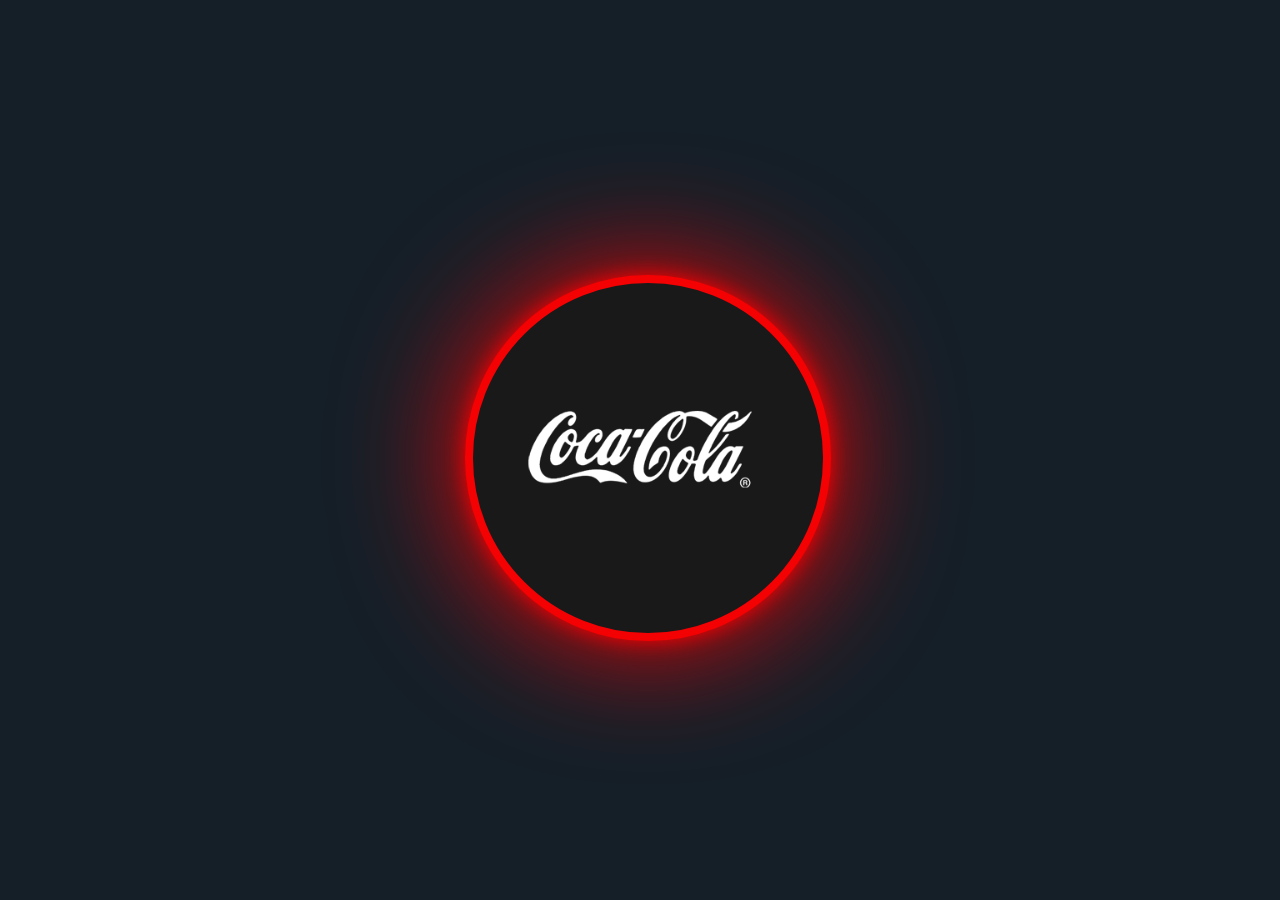
<file: Animated Product Card/index.html>
<html lang="en">
  <head>
    <meta charset="UTF-8" />
    <meta http-equiv="X-UA-Compatible" content="IE=edge" />
    <meta name="viewport" content="width=device-width, initial-scale=1.0" />
    <title>Animated Product Card | coding.pixel</title>
    <link rel="stylesheet" href="style.css" />
  </head>
  <body>
    <div class="card">
      <div class="circle" style="--clr: #f40103">
        <img src="cocacola_logo.png" alt="" class="logo" />
      </div>
      <div class="content">
        <h2>cocacola</h2>
        <p>
          Lorem ipsum dolor sit amet consectetur adipisicing elit. Vel possimus
          cumque magnam consequatur illum blanditiis nihil.
        </p>
        <a href="#">Export more</a>
      </div>
      <img src="cocacola.png" alt="" class="product_img" />
    </div>
  </body>
</html>
</file>
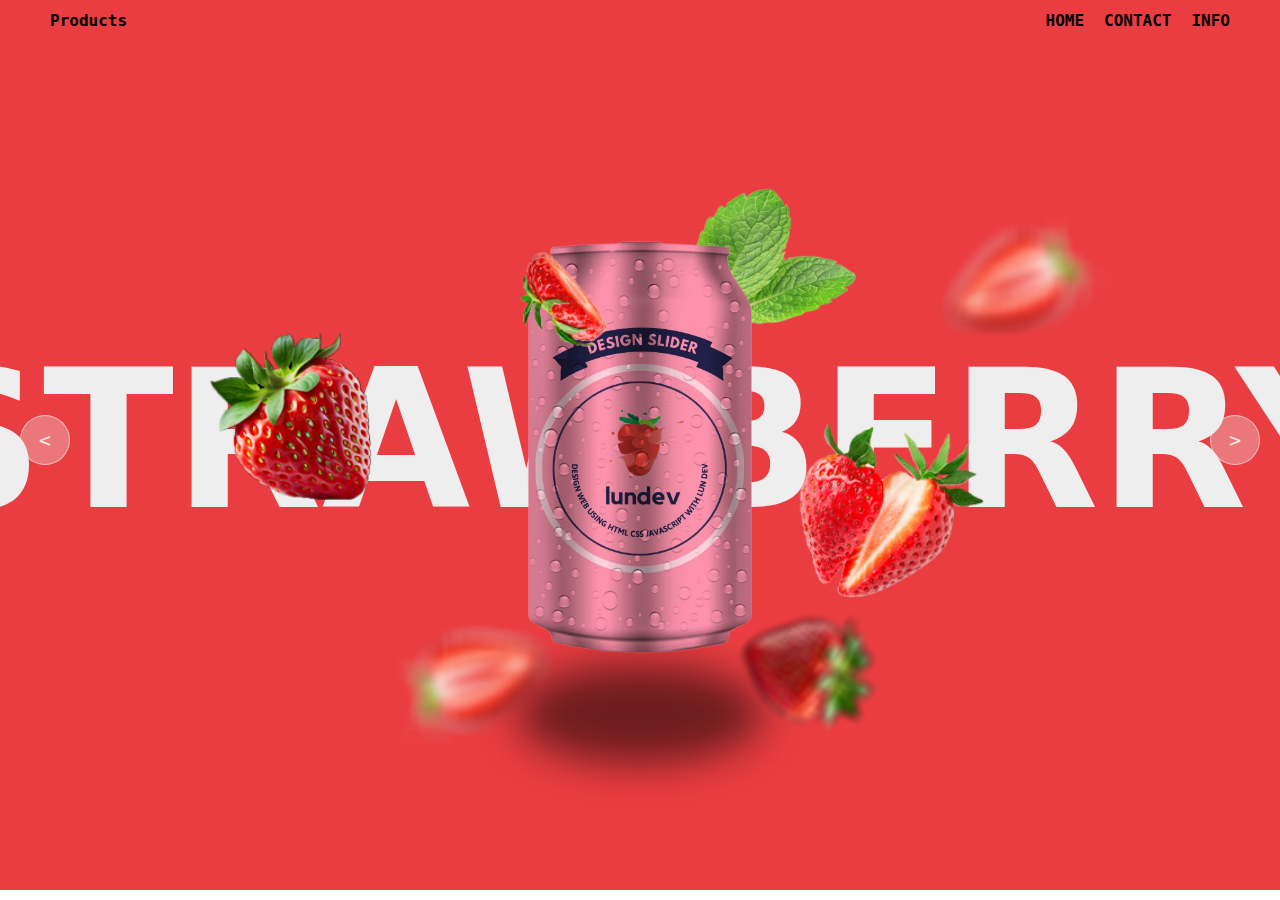
<file: Animated Product Slider 2/index.html>
<!DOCTYPE html>
<html lang="en">
<head>
    <meta charset="UTF-8">
    <meta name="viewport" content="width=device-width, initial-scale=1.0">
    <title>Document</title>
    <link rel="stylesheet" href="style.css">
</head>
<body>


    <header>
        <div>Products</div>
        <nav>
            <ul>
                <li>HOME</li>
                <li>CONTACT</li>
                <li>INFO</li>
            </ul>
        </nav>
    </header>


    <div class="carousel">
        <div class="list">
            <div class="item active" style="--background: #EA3D41">
                <div class="content">Strawberry</div>
                <img src="img/fruit_strawberry.png" class="fruit">
            </div>
            <div class="item" style="--background: #2D5643">
                <div class="content">avocado</div>
                <img src="img/fruit_avocado.png" class="fruit">
            </div>
            <div class="item hidden" style="--background: #E7A043">
                <div class="content">orange</div>
                <img src="img/fruit_orange.png" class="fruit">
            </div>
        </div>
        <div class="leaves"></div>
        <div class="mockup"></div>
        <div class="shadow"></div>
        <div class="arrow">
            <button id="prev"><</button>
            <button id="next">></button>
        </div>
    </div>























    <script src="app.js"></script>
</body>
</html>
</file>
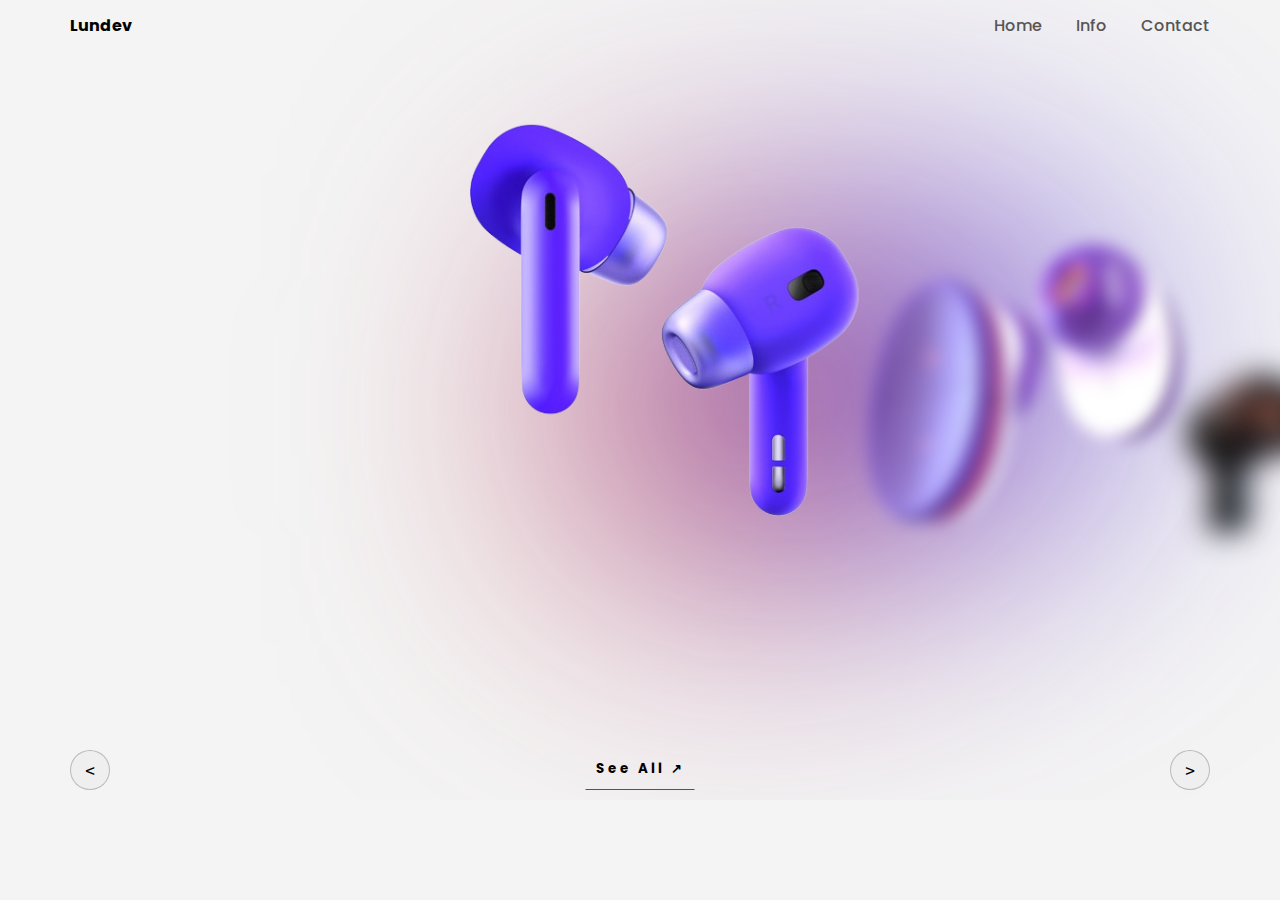
<file: Animated Product Slider/index.html>
<!DOCTYPE html>
<html lang="en">
<head>
    <meta charset="UTF-8">
    <meta name="viewport" content="width=device-width, initial-scale=1.0">
    <title>Animated Product Slider | coding.pixel</title>
    <link rel="stylesheet" href="style.css">
</head>
<body>
    
<header>
    <div class="logo">Lundev</div>
    <nav>
        <a href="">Home</a>
        <a href="">Info</a>
        <a href="">Contact</a>
    </nav>
</header>
    <div class="carousel">
        <div class="list">
            <div class="item">
                <img src="images/img1.png">
                <div class="introduce">
                    <div class="title">DESIGN SLIDER</div>
                    <div class="topic">Aerphone</div>
                    <div class="des">
                        <!-- 20 lorem -->
                        Lorem ipsum dolor sit amet consectetur adipisicing elit. Officia, laborum cumque dignissimos quidem atque et eligendi aperiam voluptates beatae maxime.
                    </div>
                    <button class="seeMore">SEE MORE &#8599</button>
                </div>
                <div class="detail">
                    <div class="title">Aerphone GHTK</div>
                    <div class="des">
                        <!-- lorem 50 -->
                        Lorem ipsum dolor sit amet, consectetur adipisicing elit. Dolor, reiciendis suscipit nobis nulla animi, modi explicabo quod corrupti impedit illo, accusantium in eaque nam quia adipisci aut distinctio porro eligendi. Reprehenderit nostrum consequuntur ea! Accusamus architecto dolores modi ducimus facilis quas voluptatibus! Tempora ratione accusantium magnam nulla tenetur autem beatae.
                    </div>
                    <div class="specifications">
                        <div>
                            <p>Used Time</p>
                            <p>6 hours</p>
                        </div>
                        <div>
                            <p>Charging port</p>
                            <p>Type-C</p>
                        </div>
                        <div>
                            <p>Compatible</p>
                            <p>Android</p>
                        </div>
                        <div>
                            <p>Bluetooth</p>
                            <p>5.3</p>
                        </div>
                        <div>
                            <p>Controlled</p>
                            <p>Touch</p>
                        </div>
                    </div>
                    <div class="checkout">
                        <button>ADD TO CART</button>
                        <button>CHECKOUT</button>
                    </div>
                </div>
            </div>

            <div class="item">
                <img src="images/img2.png">
                <div class="introduce">
                    <div class="title">DESIGN SLIDER</div>
                    <div class="topic">Aerphone</div>
                    <div class="des">
                        <!-- 20 lorem -->
                        Lorem ipsum dolor sit amet consectetur adipisicing elit. Officia, laborum cumque dignissimos quidem atque et eligendi aperiam voluptates beatae maxime.
                    </div>
                    <button class="seeMore">SEE MORE &#8599</button>
                </div>
                <div class="detail">
                    <div class="title">Aerphone GHTK</div>
                    <div class="des">
                        <!-- lorem 50 -->
                        Lorem ipsum dolor sit amet, consectetur adipisicing elit. Dolor, reiciendis suscipit nobis nulla animi, modi explicabo quod corrupti impedit illo, accusantium in eaque nam quia adipisci aut distinctio porro eligendi. Reprehenderit nostrum consequuntur ea! Accusamus architecto dolores modi ducimus facilis quas voluptatibus! Tempora ratione accusantium magnam nulla tenetur autem beatae.
                    </div>
                    <div class="specifications">
                        <div>
                            <p>Used Time</p>
                            <p>6 hours</p>
                        </div>
                        <div>
                            <p>Charging port</p>
                            <p>Type-C</p>
                        </div>
                        <div>
                            <p>Compatible</p>
                            <p>Android</p>
                        </div>
                        <div>
                            <p>Bluetooth</p>
                            <p>5.3</p>
                        </div>
                        <div>
                            <p>Controlled</p>
                            <p>Touch</p>
                        </div>
                    </div>
                    <div class="checkout">
                        <button>ADD TO CART</button>
                        <button>CHECKOUT</button>
                    </div>
                </div>
            </div>

            <div class="item">
                <img src="images/img3.png">
                <div class="introduce">
                    <div class="title">DESIGN SLIDER</div>
                    <div class="topic">Aerphone</div>
                    <div class="des">
                        <!-- 20 lorem -->
                        Lorem ipsum dolor sit amet consectetur adipisicing elit. Officia, laborum cumque dignissimos quidem atque et eligendi aperiam voluptates beatae maxime.
                    </div>
                    <button class="seeMore">SEE MORE &#8599</button>
                </div>
                <div class="detail">
                    <div class="title">Aerphone GHTK</div>
                    <div class="des">
                        <!-- lorem 50 -->
                        Lorem ipsum dolor sit amet, consectetur adipisicing elit. Dolor, reiciendis suscipit nobis nulla animi, modi explicabo quod corrupti impedit illo, accusantium in eaque nam quia adipisci aut distinctio porro eligendi. Reprehenderit nostrum consequuntur ea! Accusamus architecto dolores modi ducimus facilis quas voluptatibus! Tempora ratione accusantium magnam nulla tenetur autem beatae.
                    </div>
                    <div class="specifications">
                        <div>
                            <p>Used Time</p>
                            <p>6 hours</p>
                        </div>
                        <div>
                            <p>Charging port</p>
                            <p>Type-C</p>
                        </div>
                        <div>
                            <p>Compatible</p>
                            <p>Android</p>
                        </div>
                        <div>
                            <p>Bluetooth</p>
                            <p>5.3</p>
                        </div>
                        <div>
                            <p>Controlled</p>
                            <p>Touch</p>
                        </div>
                    </div>
                    <div class="checkout">
                        <button>ADD TO CART</button>
                        <button>CHECKOUT</button>
                    </div>
                </div>
            </div>

            <div class="item">
                <img src="images/img4.png">
                <div class="introduce">
                    <div class="title">DESIGN SLIDER</div>
                    <div class="topic">Aerphone</div>
                    <div class="des">
                        <!-- 20 lorem -->
                        Lorem ipsum dolor sit amet consectetur adipisicing elit. Officia, laborum cumque dignissimos quidem atque et eligendi aperiam voluptates beatae maxime.
                    </div>
                    <button class="seeMore">SEE MORE &#8599</button>
                </div>
                <div class="detail">
                    <div class="title">Aerphone GHTK</div>
                    <div class="des">
                        <!-- lorem 50 -->
                        Lorem ipsum dolor sit amet, consectetur adipisicing elit. Dolor, reiciendis suscipit nobis nulla animi, modi explicabo quod corrupti impedit illo, accusantium in eaque nam quia adipisci aut distinctio porro eligendi. Reprehenderit nostrum consequuntur ea! Accusamus architecto dolores modi ducimus facilis quas voluptatibus! Tempora ratione accusantium magnam nulla tenetur autem beatae.
                    </div>
                    <div class="specifications">
                        <div>
                            <p>Used Time</p>
                            <p>6 hours</p>
                        </div>
                        <div>
                            <p>Charging port</p>
                            <p>Type-C</p>
                        </div>
                        <div>
                            <p>Compatible</p>
                            <p>Android</p>
                        </div>
                        <div>
                            <p>Bluetooth</p>
                            <p>5.3</p>
                        </div>
                        <div>
                            <p>Controlled</p>
                            <p>Touch</p>
                        </div>
                    </div>
                    <div class="checkout">
                        <button>ADD TO CART</button>
                        <button>CHECKOUT</button>
                    </div>
                </div>
            </div>

            <div class="item">
                <img src="images/img5.png">
                <div class="introduce">
                    <div class="title">DESIGN SLIDER</div>
                    <div class="topic">Aerphone</div>
                    <div class="des">
                        <!-- 20 lorem -->
                        Lorem ipsum dolor sit amet consectetur adipisicing elit. Officia, laborum cumque dignissimos quidem atque et eligendi aperiam voluptates beatae maxime.
                    </div>
                    <button class="seeMore">SEE MORE &#8599</button>
                </div>
                <div class="detail">
                    <div class="title">Aerphone GHTK</div>
                    <div class="des">
                        <!-- lorem 50 -->
                        Lorem ipsum dolor sit amet, consectetur adipisicing elit. Dolor, reiciendis suscipit nobis nulla animi, modi explicabo quod corrupti impedit illo, accusantium in eaque nam quia adipisci aut distinctio porro eligendi. Reprehenderit nostrum consequuntur ea! Accusamus architecto dolores modi ducimus facilis quas voluptatibus! Tempora ratione accusantium magnam nulla tenetur autem beatae.
                    </div>
                    <div class="specifications">
                        <div>
                            <p>Used Time</p>
                            <p>6 hours</p>
                        </div>
                        <div>
                            <p>Charging port</p>
                            <p>Type-C</p>
                        </div>
                        <div>
                            <p>Compatible</p>
                            <p>Android</p>
                        </div>
                        <div>
                            <p>Bluetooth</p>
                            <p>5.3</p>
                        </div>
                        <div>
                            <p>Controlled</p>
                            <p>Touch</p>
                        </div>
                    </div>
                    <div class="checkout">
                        <button>ADD TO CART</button>
                        <button>CHECKOUT</button>
                    </div>
                </div>
            </div>

            <div class="item">
                <img src="images/img6.png">
                <div class="introduce">
                    <div class="title">DESIGN SLIDER</div>
                    <div class="topic">Aerphone</div>
                    <div class="des">
                        <!-- 20 lorem -->
                        Lorem ipsum dolor sit amet consectetur adipisicing elit. Officia, laborum cumque dignissimos quidem atque et eligendi aperiam voluptates beatae maxime.
                    </div>
                    <button class="seeMore">SEE MORE &#8599</button>
                </div>
                <div class="detail">
                    <div class="title">Aerphone GHTK</div>
                    <div class="des">
                        <!-- lorem 50 -->
                        Lorem ipsum dolor sit amet, consectetur adipisicing elit. Dolor, reiciendis suscipit nobis nulla animi, modi explicabo quod corrupti impedit illo, accusantium in eaque nam quia adipisci aut distinctio porro eligendi. Reprehenderit nostrum consequuntur ea! Accusamus architecto dolores modi ducimus facilis quas voluptatibus! Tempora ratione accusantium magnam nulla tenetur autem beatae.
                    </div>
                    <div class="specifications">
                        <div>
                            <p>Used Time</p>
                            <p>6 hours</p>
                        </div>
                        <div>
                            <p>Charging port</p>
                            <p>Type-C</p>
                        </div>
                        <div>
                            <p>Compatible</p>
                            <p>Android</p>
                        </div>
                        <div>
                            <p>Bluetooth</p>
                            <p>5.3</p>
                        </div>
                        <div>
                            <p>Controlled</p>
                            <p>Touch</p>
                        </div>
                    </div>
                    <div class="checkout">
                        <button>ADD TO CART</button>
                        <button>CHECKOUT</button>
                    </div>
                </div>
            </div>
        </div>
        <div class="arrows">
            <button id="prev"><</button>
            <button id="next">></button>
            <button id="back">See All  &#8599</button>
        </div>
    </div>



    <script src="app.js"></script>
</body>
</html>
</file>
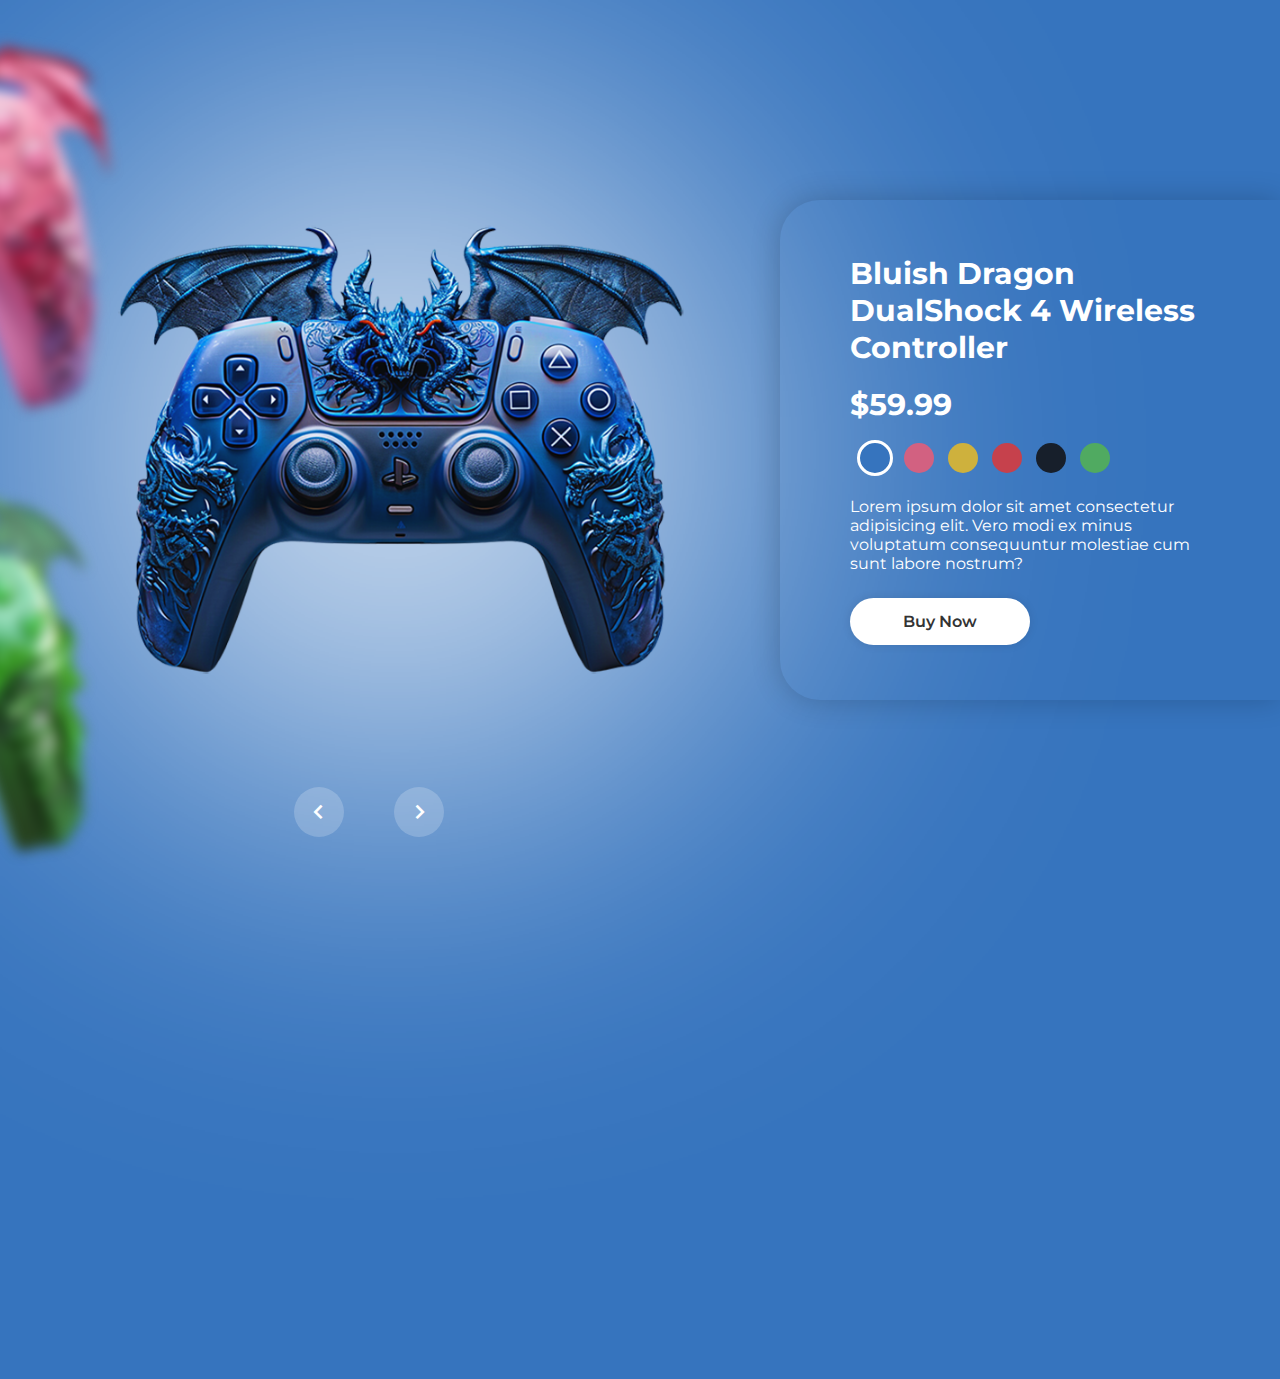
<file: Animated product slider3/index.html>
<!DOCTYPE html>
<html lang="en">

<head>
    <meta charset="UTF-8">
    <meta http-equiv="X-UA-Compatible" content="IE=edge">
    <meta name="viewport" content="width=device-width, initial-scale=1.0">
    <title>Animated Product Slider | coding.pixel</title>
    <link rel="stylesheet" href="style.css">
    <link href='https://unpkg.com/boxicons@2.1.4/css/boxicons.min.css' rel='stylesheet'>
</head>

<body>

    <div class="carousel">
        <div class="img-box">
            <div class="img-list">
                <div class="img-slider">
                    <div class="img-item active" style="--i:1;">
                        <div class="item">
                            <img src="images/img1.png">
                        </div>
                    </div>
                    <div class="img-item" style="--i:2;">
                        <div class="item">
                            <img src="images/img2.png">
                        </div>
                    </div>
                    <div class="img-item" style="--i:3;">
                        <div class="item">
                            <img src="images/img3.png">
                        </div>
                    </div>
                    <div class="img-item" style="--i:4;">
                        <div class="item">
                            <img src="images/img4.png">
                        </div>
                    </div>
                    <div class="img-item" style="--i:5;">
                        <div class="item">
                            <img src="images/img5.png">
                        </div>
                    </div>
                    <div class="img-item" style="--i:6;">
                        <div class="item">
                            <img src="images/img6.png">
                        </div>
                    </div>
                </div>
            </div>
        </div>

        <div class="info-box">
            <div class="info-item active">
                <h2>Bluish Dragon DualShock 4 Wireless Controller</h2>
                <h2>$59.99</h2>
                <div class="colors">
                    <span class="active"></span>
                    <span></span>
                    <span></span>
                    <span></span>
                    <span></span>
                    <span></span>
                </div>
                <p>Lorem ipsum dolor sit amet consectetur adipisicing elit. Vero modi ex minus voluptatum consequuntur molestiae cum sunt labore nostrum?</p>
                <a href="#" class="btn">Buy Now</a>
            </div>

            <div class="info-item">
                <h2>Rosa Dragon DualShock 4 Wireless Controller</h2>
                <h2>$59.99</h2>
                <div class="colors">
                    <span></span>
                    <span  class="active"></span>
                    <span></span>
                    <span></span>
                    <span></span>
                    <span></span>
                </div>
                <p>Lorem ipsum dolor sit amet consectetur adipisicing elit. Vero modi ex minus voluptatum consequuntur molestiae cum sunt labore nostrum?</p>
                <a href="#" class="btn">Buy Now</a>
            </div>

            <div class="info-item">
                <h2>Turmeric Dragon DualShock 4 Wireless Controller</h2>
                <h2>$59.99</h2>
                <div class="colors">
                    <span></span>
                    <span></span>
                    <span class="active"></span>
                    <span></span>
                    <span></span>
                    <span></span>
                </div>
                <p>Lorem ipsum dolor sit amet consectetur adipisicing elit. Vero modi ex minus voluptatum consequuntur molestiae cum sunt labore nostrum?</p>
                <a href="#" class="btn">Buy Now</a>
            </div>

            <div class="info-item">
                <h2>Reddish Dragon DualShock 4 Wireless Controller</h2>
                <h2>$59.99</h2>
                <div class="colors">
                    <span></span>
                    <span></span>
                    <span></span>
                    <span class="active"></span>
                    <span></span>
                    <span></span>
                </div>
                <p>Lorem ipsum dolor sit amet consectetur adipisicing elit. Vero modi ex minus voluptatum consequuntur molestiae cum sunt labore nostrum?</p>
                <a href="#" class="btn">Buy Now</a>
            </div>

            <div class="info-item">
                <h2>Mirage Dragon DualShock 4 Wireless Controller</h2>
                <h2>$59.99</h2>
                <div class="colors">
                    <span></span>
                    <span></span>
                    <span></span>
                    <span></span>
                    <span  class="active"></span>
                    <span></span>
                </div>
                <p>Lorem ipsum dolor sit amet consectetur adipisicing elit. Vero modi ex minus voluptatum consequuntur molestiae cum sunt labore nostrum?</p>
                <a href="#" class="btn">Buy Now</a>
            </div>

            <div class="info-item">
                <h2>Algae Dragon DualShock 4 Wireless Controller</h2>
                <h2>$59.99</h2>
                <div class="colors">
                    <span></span>
                    <span></span>
                    <span></span>
                    <span></span>
                    <span></span>
                    <span class="active"></span>
                </div>
                <p>Lorem ipsum dolor sit amet consectetur adipisicing elit. Vero modi ex minus voluptatum consequuntur molestiae cum sunt labore nostrum?</p>
                <a href="#" class="btn">Buy Now</a>
            </div>
        </div>

        <div class="navigation">
            <span class="prev-btn">
                <i class="bx bx-chevron-left"></i>
            </span>
            <span class="next-btn">
                <i class="bx bx-chevron-right"></i>
            </span>
        </div>

    </div>



    <script src="script.js"></script>
</body>

</html>
</file>
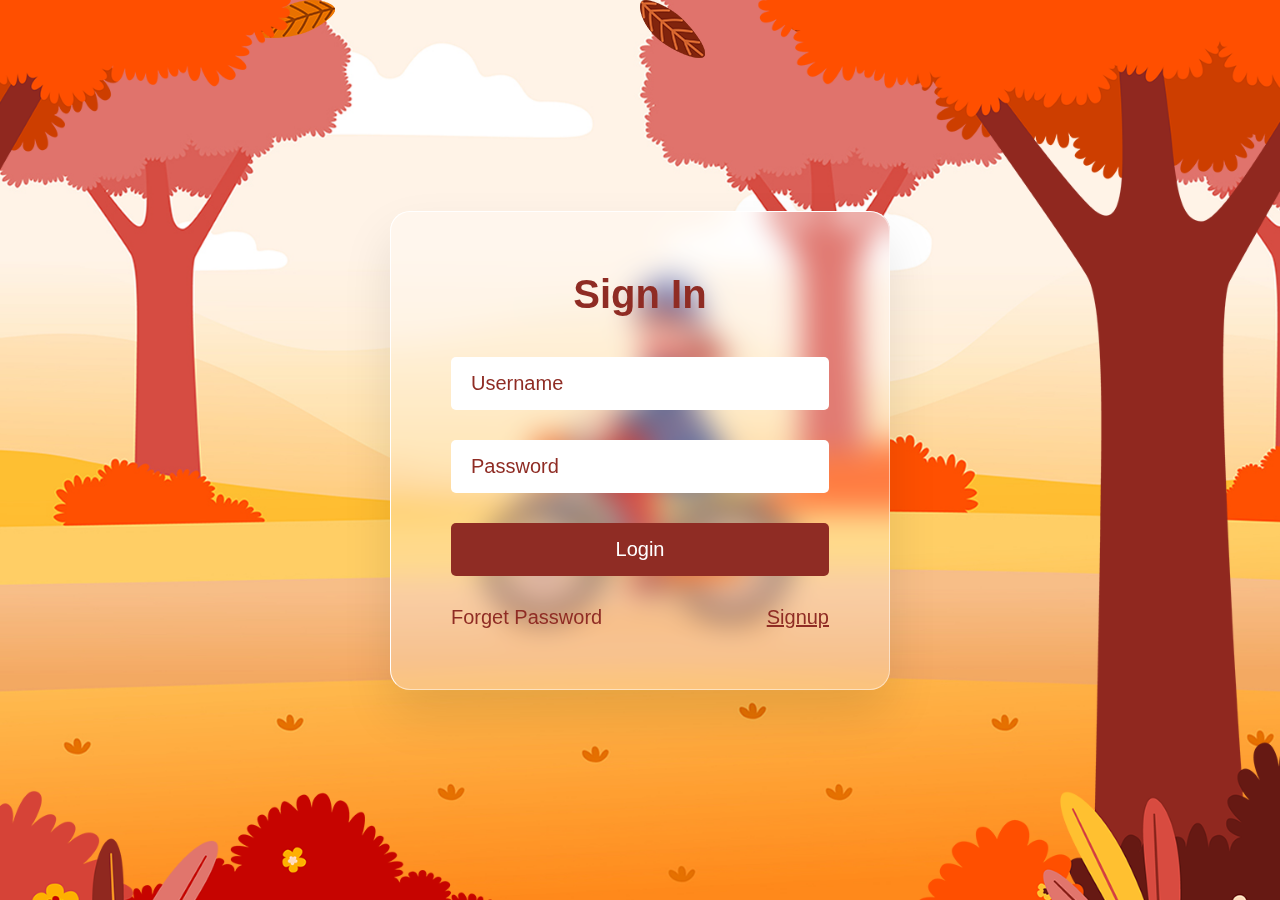
<file: Glassmorphism Login Form/index.html>
<!DOCTYPE html>
<html lang="en">
  <head>
    <meta charset="UTF-8" />
    <title>Glassmorphism Login Page | coding.pixel</title>
    <link rel="stylesheet" href="style.css" />
  </head>
  <body>
    <section>
      <div class="leaves">
        <div class="set">
          <div><img src="leaf_01.png" /></div>
          <div><img src="leaf_02.png" /></div>
          <div><img src="leaf_03.png" /></div>
          <div><img src="leaf_04.png" /></div>
          <div><img src="leaf_01.png" /></div>
          <div><img src="leaf_02.png" /></div>
          <div><img src="leaf_03.png" /></div>
          <div><img src="leaf_04.png" /></div>
        </div>
      </div>
      <img src="bg.jpg" class="bg" />
      <img src="girl.png" class="girl" />
      <img src="trees.png" class="trees" />
      <div class="login">
        <h2>Sign In</h2>
        <div class="inputBox"><input type="text" placeholder="Username"</div>
        <div class="inputBox">
          <input type="password" placeholder="Password"
        </div>
        <div class="inputBox">
          <input type="submit" value="Login" id="btn" />
        </div>
        <div class="group">
          <a href="#">Forget Password</a>
          <a href="#">Signup</a>
        </div>
      </div>
    </section>
  </body>
</html>
</file>
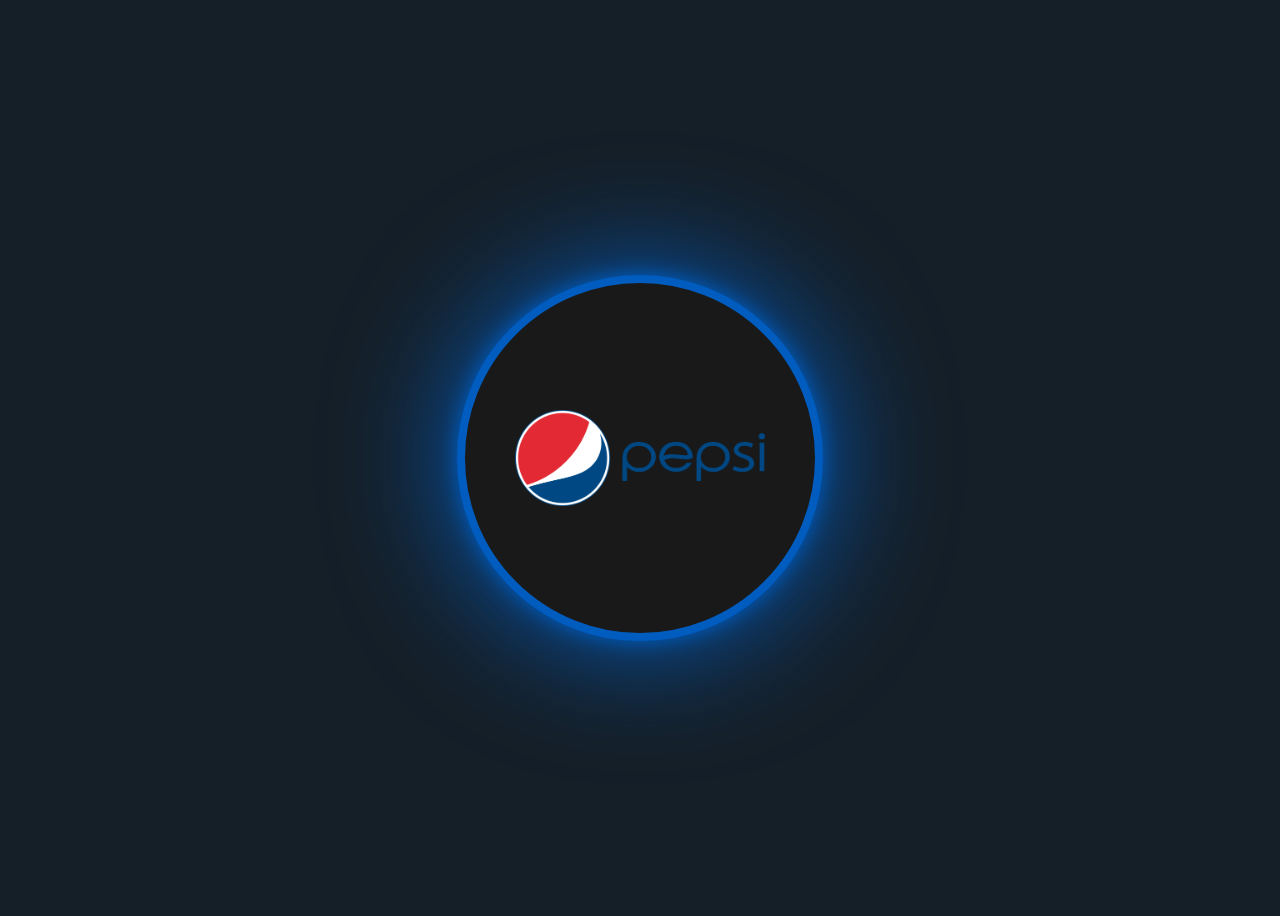
<file: Interactive Product Card/index.html>
<!DOCTYPE html>
<html lang="en">
<head>
  <meta charset="UTF-8">
  <meta name="viewport" content="width=device-width, initial-scale=1.0">
  <meta http-equiv="X-UA-Compatible" content="ie=edge">
  <title>Interactive Product Card</title>
  <link rel="stylesheet" href="style.css">
</head>
<body>
  <div class="card">
    <div class="circle">
      <img src="image.png" alt="Pepsi Logo" class="logo">
    </div>
    <img src="image1.png" alt="Pepsi Can" class="product_img">
    <div class="content">
		<h2>Pepsi</h2>
		<p>Pepsi is a cool, refreshing drink that satisfies your thirst and delights your taste buds. Our secret blend of flavors.</p>
      <a href="#">Shop Now</a>
    </div>
  </div>
</body>
</html>
</file>
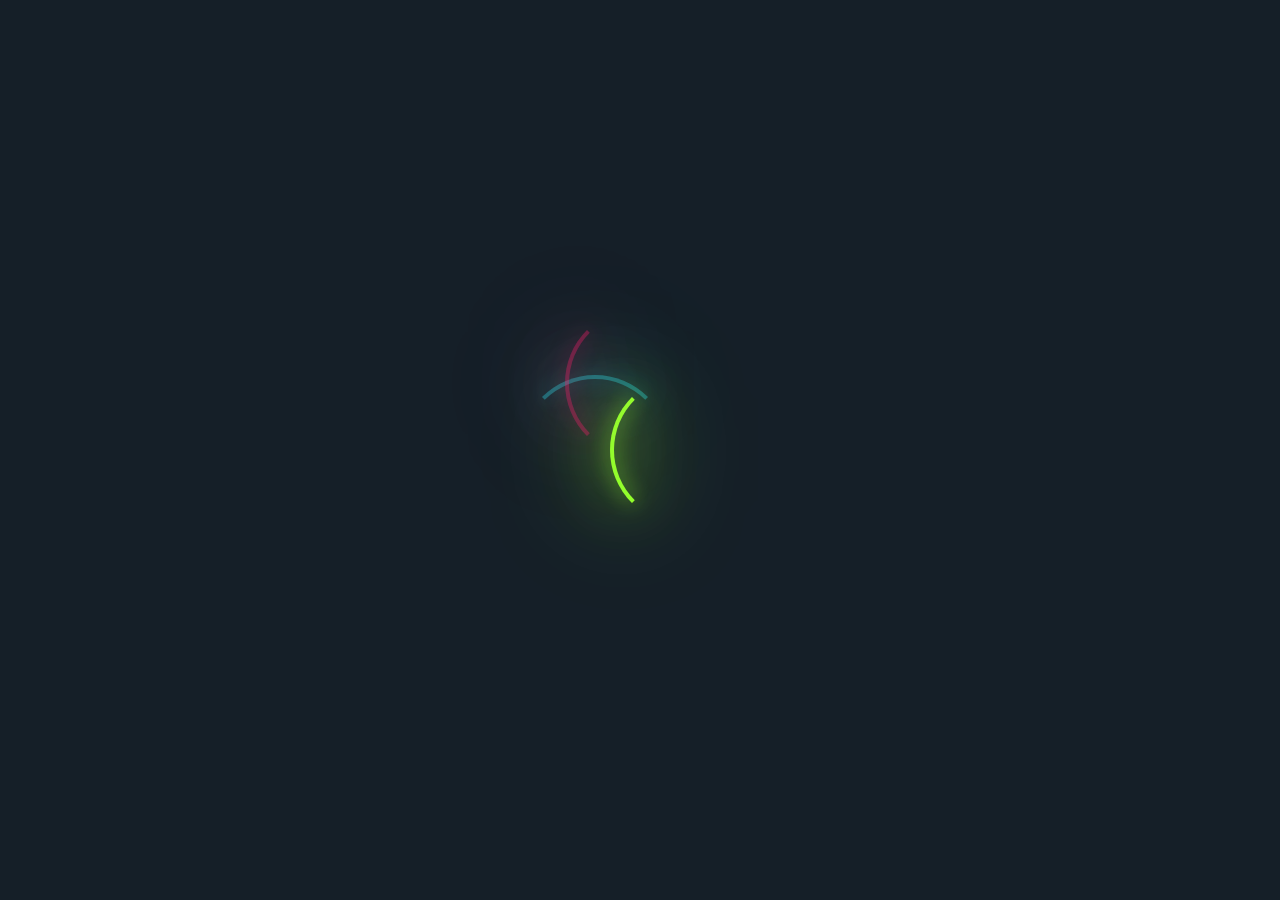
<file: Loading Animation CSS/index.html>
<head>
    <meta charset="UTF-8">
    <meta name="viewport" content="width=device-width, initial-scale=1.0">
    <link rel="stylesheet" href="https://cdnjs.cloudflare.com/ajax/libs/font-awesome/6.5.1/css/all.min.css"
        integrity="sha512-DTOQO9RWCH3ppGqcWaEA1BIZOC6xxalwEsw9c2QQeAIftl+Vegovlnee1c9QX4TctnWMn13TZye+giMm8e2LwA=="
        crossorigin="anonymous" referrerpolicy="no-referrer" />
    <title>Animation Effects</title>
    <link rel="stylesheet" href="style.css">
</head>

<body>
    <div class="container">
        <div class="ring"></div>
        <div class="ring"></div>
        <div class="ring"></div>
    </div>
</body>

</html>
</file>
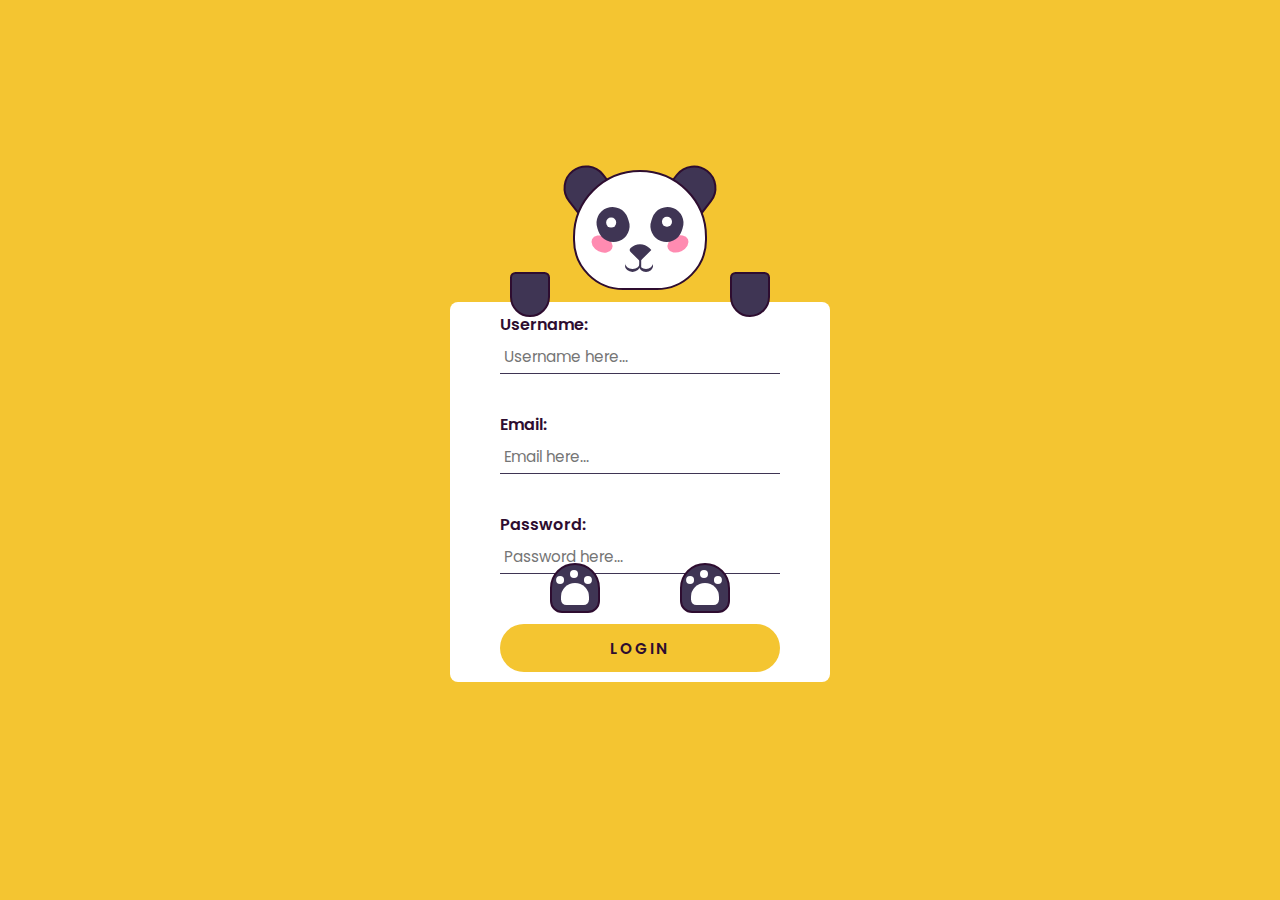
<file: Panda Login Form/index.html>
<!DOCTYPE html>
<html lang="en">
  <head>
    <meta name="viewport" content="width=device-width, initial-scale=1.0" />
    <title>Panda Login Form</title>
    <!-- Google Font -->
    <link
      href="https://fonts.googleapis.com/css2?family=Poppins:wght@400;600&display=swap"
      rel="stylesheet"
    />
    <!-- Stylesheet -->
    <link rel="stylesheet" href="style.css" />
  </head>
  <body>
    <div class="container">
      <form onsubmit="handleSubmit">
        <label for="username">Username:</label>
        <input type="text" id="username" placeholder="Username here..." /><br />
        <label for="email">Email:</label>
        <input type="email" id="email" placeholder="Email here..." /><br />
        <label for="password">Password:</label>
        <input
          type="password"
          id="password"
          placeholder="Password here..."
        /><br />
        <button id="btn" type="submit">Login</button>
      </form>
      <div class="ear-l"></div>
      <div class="ear-r"></div>
      <div class="panda-face">
        <div class="blush-l"></div>
        <div class="blush-r"></div>
        <div class="eye-l">
          <div class="eyeball-l"></div>
        </div>
        <div class="eye-r">
          <div class="eyeball-r"></div>
        </div>
        <div class="nose"></div>
        <div class="mouth"></div>
      </div>
      <div class="hand-l"></div>
      <div class="hand-r"></div>
      <div class="paw-l"></div>
      <div class="paw-r"></div>
    </div>
    <!-- Script -->
    <script src="script.js"></script>
  </body>
</html>
</file>
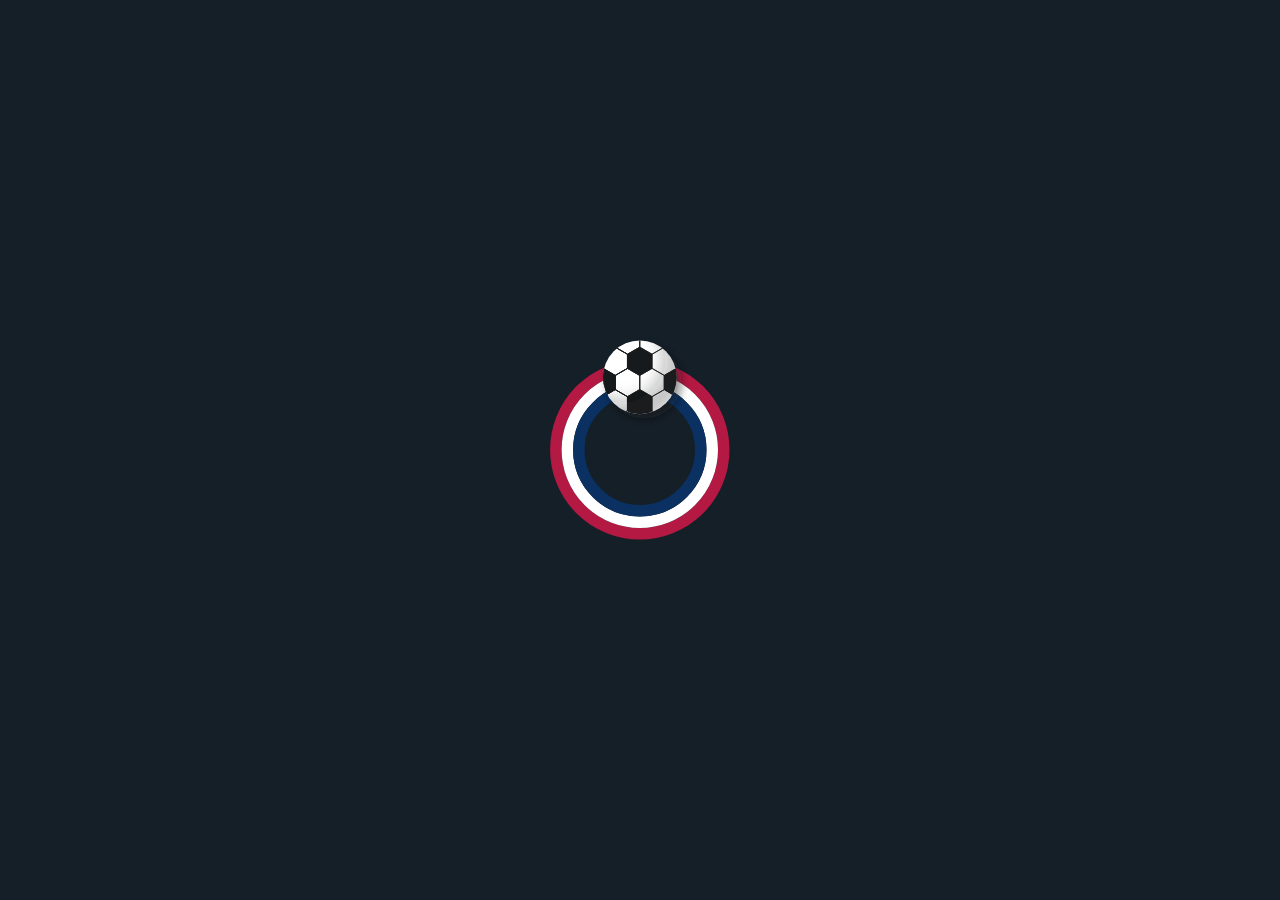
<file: Soccer Preloader/index.html>
<!DOCTYPE html>
<html lang="en" >
<head>
  <meta charset="UTF-8">
  <title>Animated PreLoader CSS</title>
  <meta name="viewport" content="width=device-width, initial-scale=1, viewport-fit=cover"><link rel="stylesheet" href="./style.css">

</head>
<body>
<svg class="pl" viewBox="0 0 56 56" width="56px" height="56px" role="img" aria-label="Soccer ball">
	<clipPath id="ball-clip">
		<circle r="8" />
	</clipPath>
	<defs>
		<path id="hex" d="M 0 -9.196 L 8 -4.577 L 8 4.661 L 0 9.28 L -8 4.661 L -8 -4.577 Z" />
		<g id="hex-chunk" fill="none" stroke="hsl(var(--hue),10%,10%)" stroke-width="0.5">
			<use href="#hex" fill="hsl(var(--hue),10%,10%)" />
			<use href="#hex" transform="translate(16,0)"/>
			<use href="#hex" transform="rotate(60) translate(16,0)"/>
		</g>
		<g id="hex-pattern" transform="scale(0.333)">
			<use href="#hex-chunk" />
			<use href="#hex-chunk" transform="rotate(30) translate(0,48) rotate(-30)" />
			<!-- use 16 * (Math.sqrt(3) / 2) * 2 for these y-translations -->
			<use href="#hex-chunk" transform="rotate(-180) translate(0,27.7) rotate(180)" />
			<use href="#hex-chunk" transform="rotate(-120) translate(0,27.7) rotate(120)" />
			<use href="#hex-chunk" transform="rotate(-60) translate(0,27.7) rotate(60)" />
			<use href="#hex-chunk" transform="translate(0,27.7)" />
			<use href="#hex-chunk" transform="rotate(60) translate(0,27.7) rotate(-60)" />
			<use href="#hex-chunk" transform="rotate(120) translate(0,27.7) rotate(-120)" />
		</g>
		<g id="ball-texture" transform="translate(0,-3.5)">
			<use href="#hex-pattern" transform="translate(-48,0)" />
			<use href="#hex-pattern" transform="translate(-32,0)" />
			<use href="#hex-pattern" transform="translate(-16,0)" />
			<use href="#hex-pattern" transform="translate(0,0)" />
			<use href="#hex-pattern" transform="translate(16,0)" />
		</g>
	</defs>
	<filter id="ball-shadow-inside">
		<feGaussianBlur in="SourceGraphic" stdDeviation="2" />
	</filter>
	<filter id="ball-shadow-outside">
		<feGaussianBlur in="SourceGraphic" stdDeviation="1" />
	</filter>
	<g transform="translate(28,28)">
		<g class="pl__stripe-dot-group" fill="var(--red)">
			<circle class="pl__stripe-dot" transform="rotate(32) translate(-18.25,0)" />
			<circle class="pl__stripe-dot" transform="rotate(87) translate(-18.25,0)" />
			<circle class="pl__stripe-dot" transform="rotate(103) translate(-18.25,0)" />
			<circle class="pl__stripe-dot" transform="rotate(138) translate(-18.25,0)" />
			<circle class="pl__stripe-dot" transform="rotate(228) translate(-18.25,0)" />
			<circle class="pl__stripe-dot" transform="rotate(243) translate(-18.25,0)" />
			<circle class="pl__stripe-dot" transform="rotate(328) translate(-18.25,0)" />
		</g>
		<g class="pl__stripe-dot-group" fill="var(--white)">
			<circle class="pl__stripe-dot" transform="rotate(41) translate(-15.75,0)" />
			<circle class="pl__stripe-dot" transform="rotate(77) translate(-15.75,0)" />
			<circle class="pl__stripe-dot" transform="rotate(92) translate(-15.75,0)" />
			<circle class="pl__stripe-dot" transform="rotate(146) translate(-15.75,0)" />
			<circle class="pl__stripe-dot" transform="rotate(175) translate(-15.75,0)" />
			<circle class="pl__stripe-dot" transform="rotate(293) translate(-15.75,0)" />
			<circle class="pl__stripe-dot" transform="rotate(314) translate(-15.75,0)" />
			<circle class="pl__stripe-dot" transform="rotate(340) translate(-15.75,0)" />
		</g>
		<g class="pl__stripe-dot-group" fill="var(--blue)">
			<circle class="pl__stripe-dot" transform="rotate(20) translate(-13.25,0)" />
			<circle class="pl__stripe-dot" transform="rotate(55) translate(-13.25,0)" />
			<circle class="pl__stripe-dot" transform="rotate(77) translate(-13.25,0)" />
			<circle class="pl__stripe-dot" transform="rotate(106) translate(-13.25,0)" />
			<circle class="pl__stripe-dot" transform="rotate(128) translate(-13.25,0)" />
			<circle class="pl__stripe-dot" transform="rotate(174) translate(-13.25,0)" />
			<circle class="pl__stripe-dot" transform="rotate(279) translate(-13.25,0)" />
		</g>
		<g fill="none" stroke-linecap="round" stroke-width="2.5" transform="rotate(-90)">
			<g class="pl__stripe-rotate">
				<circle class="pl__stripe pl__stripe--1" r="18.25" stroke="var(--red)" stroke-dasharray="114.7 114.7" />
			</g>
			<g class="pl__stripe-rotate">
				<circle class="pl__stripe pl__stripe--2" r="15.75" stroke="var(--white)" stroke-dasharray="106.8 106.8" />
			</g>
			<g class="pl__stripe-rotate">
				<circle class="pl__stripe pl__stripe--3" r="13.25" stroke="var(--blue)" stroke-dasharray="99 99" />
			</g>
		</g>
		<g class="pl__ball" transform="translate(0,-15.75)">
			<circle class="pl__ball-shadow" filter="url(#ball-shadow-outside)" fill="hsla(var(--hue),10%,10%,0.5)" r="8" cx="1" cy="1" />
			<circle fill="var(--white)" r="8" />
			<g clip-path="url(#ball-clip)">
				<use class="pl__ball-texture" href="#ball-texture" />
			</g>
			<circle class="pl__ball-shadow" clip-path="url(#ball-clip)" filter="url(#ball-shadow-inside)" fill="none" stroke="hsla(var(--hue),10%,10%,0.3)" stroke-width="5" r="12" cx="-4" cy="-4" />
		</g>
	</g>
</svg>
</body>
</html>
</file>
<file: Animated Product Card/style.css>
@import url("https://fonts.googleapis.com/css2?family=Poppins:wgth@300;400;500;600;700;800,900&display=swap");
* {
  font-family: "Poppins", sans-serif;
  padding: 0;
  margin: 0;
}
body {
  display: flex;
  justify-content: center;
  align-items: center;
  min-height: 100vh;
  background: #151f28;
}
.card {
  position: relative;
  width: 350px;
  height: 350px;
  /* background: #333; */
  border-radius: 20px;
  display: flex;
  justify-content: center;
  align-items: center;
  transition: 0.5s;
}
.card:hover {
  width: 600px;
  transition-delay: 0.5s;
}
.card .circle {
  position: absolute;
  width: 100%;
  height: 100%;
  border-radius: 20px;
  display: flex;
  justify-content: center;
  align-items: center;
}
.card .circle::before {
  content: "";
  position: absolute;
  top: 0;
  left: 0;
  width: 350px;
  height: 350px;
  border-radius: 50%;
  border: 8px solid var(--clr);
  background: #191919;
  transition: 0.5s, background 0.5s;
  transition-delay: 0.75s, 1s;
  filter: drop-shadow(0 0 10px var(--clr)) drop-shadow(0 0 60px var(--clr));
}
.card:hover .circle::before {
  width: 100%;
  transition-delay: 0.5s;
  height: 100%;
  border-radius: 20px;
  background: var(--clr);
}
.card .circle .logo {
  position: relative;
  width: 250px;
  transition: 0.5s;
  transition-delay: 0.5s;
}
.card:hover .circle .logo {
  transform: scale(0);
  transition-delay: 0s;
}
.card .product_img {
  position: absolute;
  top: 50%;
  left: 50%;
  transform: translate(-50%, -50%) scale(0) rotate(315deg);
  height: 300px;
  transition: 0.5s ease-in-out;
}
.card:hover .product_img {
  transition-delay: 0.75s;
  transform: translate(-50%, -50%) scale(1) rotate(15deg);
  top: 45%;
  left: 75%;
  height: 500px;
}
.card .content {
  position: absolute;
  width: 50%;
  left: 20%;
  padding: 20px 20px 20px 40px;
  opacity: 0;
  transition: 0.5s;
  visibility: hidden;
}
.card:hover .content {
  transition-delay: 0.75s;
  opacity: 1;
  visibility: visible;
  left: 0;
}
.card .content h2 {
  color: #fff;
  text-transform: uppercase;
  font-size: 2.4em;
  line-height: 1em;
}
.card .content p {
  color: #fff;
}
.card .content a {
  position: relative;
  color: #111;
  background: #fff;
  padding: 10px 20px;
  border-radius: 10px;
  display: inline-block;
  text-decoration: none;
  font-weight: 600;
  margin-top: 10px;
}
</file>
<file: Animated Product Slider 2/style.css>
body{
    margin: 0;
}
header{
    display: flex;
    height: 40px;
    justify-content: space-between;
    align-items: center;
    padding: 0 50px;
    box-sizing: border-box;
    font-family: monospace;
    font-weight: bold;
    font-size: large;
    position: relative;
    z-index: 1;
}
header ul{
    padding: 0;
    margin: 0;
    list-style: none;
    display: flex;
    gap: 20px;
}

.carousel{
    width: 100vw;
    height: 100vh;
    position: relative;
    overflow: hidden;
    margin-top: -50px;
}

.list{
    width: 100%;
    height: 100%;
}

.item{
    width: 100%;
    height: 100%;
    background-color: var(--background);
    position: absolute;
    top: 0;
    left: 0;
    overflow: hidden;
    display: none;
}
.item img.fruit{
    width: 90%;
    position: absolute;
    top: 50%;
    left: 50%;
    transform: translate(-50%, -50%);
    z-index: 15;
    pointer-events: none;
}
.item .content{
    position: absolute;
    top: 50%;
    left: 50%;
    transform: translate(-50%, -50%);
    text-align: center;
    font-size: 12rem;
    color: #eee;
    font-weight: bold;
    font-family: system-ui;
    text-transform: uppercase;
    white-space: nowrap;
}
.item.active{
    display: block;
}
.item.hidden{
    display: block;
    pointer-events: none;
    background-color: transparent;
    z-index: 1;
}


#prev,
#next{
    position: absolute;
    top: 50%;
    transform: translateY(-50%);
    width: 50px;
    height: 50px;
    border-radius: 50%;
    background-color: transparent;
    border: 1px solid #eee9;
    background-color: #eee5;
    color: #eee;
    font-size: x-large;
    font-family: monospace;
    cursor: pointer;
    z-index: 15;
}
#prev{
    left: 20px;
}
#next{
    right: 20px;
}


@keyframes toActive{
    from{
        top: 100%;
        opacity: 0;
    }
}
@keyframes toOut{
    from{
        top: 50%;
        opacity: 1;
    }
}
.item.active img.fruit{
    animation: toActive 0.5s ease-in-out 1;
}
.item.hidden img.fruit{
    animation: toOut 0.8s ease-in-out 1;
    top: -100%;
    opacity: 0;
}
.item.active .content{
    animation: toActive 0.8s ease-in-out 1;
}
.item.hidden .content{
    opacity: 0;
}


.carousel.right .item.active img.fruit{
    animation: toActivePrev 0.5s ease-in-out 1;
}
.carousel.right .item.hidden img.fruit{
    animation: toOut 0.8s ease-in-out 1;
    top: 100%;
    opacity: 0;
}
.carousel.right .item.active .content{
    animation: toActivePrev 0.8s ease-in-out 1;
}


@keyframes toActivePrev{
    from{
        top: 0;
        opacity: 0;
    }
}





:root{
    --width-mockup: calc(371px / 1.5);
    --height-mockup: calc(673px / 1.5);
}

.mockup {
    position: absolute;
    top: 50%;
    left: 50%;
    --left: 0%;
    transform: translate(-50%, -50%);
    height: var(--height-mockup);
    width: var(--width-mockup);
    background: 
        url(img/mockup.png)  0 0 no-repeat, 
        url(img/listSoda.jpg) var(--left) 0;
    background-size: auto 100%;
    background-blend-mode: multiply;
    -webkit-mask-image: 
    url(img/mockup.png);
    -webkit-mask-repeat: no-repeat;
    -webkit-mask-size: auto 100%;
    transition: background 0.5s;
}

.leaves{
    position: absolute;
    width: 170px;
    height: 170px;
    background-image: url(img/leaves.png);
    background-size: 100%;
    top: calc((50% - (var(--height-mockup) / 1.7)));
    left: calc((50% + (var(--width-mockup) / 5)));
}
.shadow{
    width: var(--width-mockup);
    height: 100px;
    background-color: #0008;
    border-radius: 50%;
    position: absolute;
    top:  calc((50% + (var(--height-mockup) / 2)));
    left: 50%;
    transform: translateX(-50%);
    filter: blur(20px);
}
@media screen and (max-width: 768px) {
    .item .content{
        transform: translate(-50%, -50%) scale(.5);
    }
    .item img.fruit{
        width: 100%;
        height: 100%;
        object-fit: cover;
    }
}
</file>
<file: Animated Product Slider/style.css>
@import url('https://fonts.googleapis.com/css2?family=Poppins:ital,wght@0,100;0,200;0,300;0,400;0,500;0,600;0,700;0,800;0,900;1,100;1,200;1,300;1,400;1,500;1,600;1,700;1,800;1,900&display=swap');
body{
    margin: 0;
    background-color: #F4F4F4;
    font-family: Poppins;
}
:root{
    --item1-transform: translateX(-100%) translateY(-5%) scale(1.5);
    --item1-filter: blur(30px);
    --item1-zIndex: 11;
    --item1-opacity: 0;

    --item2-transform: translateX(0);
    --item2-filter: blur(0px);
    --item2-zIndex: 10;
    --item2-opacity: 1;

    --item3-transform: translate(50%,10%) scale(0.8);
    --item3-filter: blur(10px);
    --item3-zIndex: 9;
    --item3-opacity: 1;

    --item4-transform: translate(90%,20%) scale(0.5);
    --item4-filter: blur(30px);
    --item4-zIndex: 8;
    --item4-opacity: 1;
    
    --item5-transform: translate(120%,30%) scale(0.3);
    --item5-filter: blur(40px);
    --item5-zIndex: 7;
    --item5-opacity: 0;
}
header{
    width: 1140px;
    max-width: 90%;
    display: flex;
    justify-content: space-between;
    margin: auto;
    height: 50px;
    align-items: center;
}
header .logo{
    font-weight: bold;
}
header nav a{
    margin-left: 30px;
    text-decoration: none;
    color: #555;
    font-weight: 500;
}

/* carousel */
.carousel{
    position: relative;
    height: 800px;
    overflow: hidden;
    margin-top: -50px;
}
.carousel .list{
    position: absolute;
    width: 1140px;
    max-width: 90%;
    height: 80%;
    left: 50%;
    transform: translateX(-50%);
}
.carousel .list .item{
    position: absolute;
    left: 0%;
    width: 70%;
    height: 100%;
    font-size: 15px;
    transition: left 0.5s, opacity 0.5s, width 0.5s;
}
.carousel .list .item:nth-child(n + 6){
    opacity: 0;
}
.carousel .list .item:nth-child(2){
    z-index: 10;
    transform: translateX(0);
}
.carousel .list .item img{
    width: 50%;
    position: absolute;
    right: 0;
    top: 50%;
    transform: translateY(-50%);
    transition: right 1.5s;
}

.carousel .list .item .introduce{
    opacity: 0;
    pointer-events: none;
}
.carousel .list .item:nth-child(2) .introduce{
    opacity: 1;
    pointer-events: auto;
    width: 400px;
    position: absolute;
    top: 50%;
    transform:  translateY(-50%);
    transition: opacity 0.5s;
}
.carousel .list .item .introduce .title{
    font-size: 2em;
    font-weight: 500;
    line-height: 1em;
}
.carousel .list .item .introduce .topic{
    font-size: 4em;
    font-weight: 500;
}
.carousel .list .item .introduce .des{
    font-size: small;
    color: #5559;
}
.carousel .list .item .introduce .seeMore{
    font-family: Poppins;
    margin-top: 1.2em;
    padding: 5px 0;
    border: none;
    border-bottom: 1px solid #555;
    background-color: transparent;
    font-weight: bold;
    letter-spacing: 3px;
    transition: background 0.5s;
}
.carousel .list .item .introduce .seeMore:hover{
    background: #eee;
}
.carousel .list .item:nth-child(1){
    transform: var(--item1-transform);
    filter: var(--item1-filter);
    z-index: var(--item1-zIndex);
    opacity: var(--item1-opacity);
    pointer-events: none;
}
.carousel .list .item:nth-child(3){
    transform: var(--item3-transform);
    filter: var(--item3-filter);
    z-index: var(--item3-zIndex);
}
.carousel .list .item:nth-child(4){
    transform: var(--item4-transform);
    filter: var(--item4-filter);
    z-index: var(--item4-zIndex);
}
.carousel .list .item:nth-child(5){
    transform: var(--item5-transform);
    filter: var(--item5-filter);
    opacity: var(--item5-opacity);
    pointer-events: none;
}
/* animation text in item2 */
.carousel .list .item:nth-child(2) .introduce .title,
.carousel .list .item:nth-child(2) .introduce .topic,
.carousel .list .item:nth-child(2) .introduce .des,
.carousel .list .item:nth-child(2) .introduce .seeMore{
    opacity: 0;
    animation: showContent 0.5s 1s ease-in-out 1 forwards;
}
@keyframes showContent{
    from{
        transform: translateY(-30px);
        filter: blur(10px);
    }to{
        transform: translateY(0);
        opacity: 1;
        filter: blur(0px);
    }
}
.carousel .list .item:nth-child(2) .introduce .topic{
    animation-delay: 1.2s;
}
.carousel .list .item:nth-child(2) .introduce .des{
    animation-delay: 1.4s;
}
.carousel .list .item:nth-child(2) .introduce .seeMore{
    animation-delay: 1.6s;
}
/* next click */
.carousel.next .item:nth-child(1){
    animation: transformFromPosition2 0.5s ease-in-out 1 forwards;
}
@keyframes transformFromPosition2{
    from{
        transform: var(--item2-transform);
        filter: var(--item2-filter);
        opacity: var(--item2-opacity);
    }
}
.carousel.next .item:nth-child(2){
    animation: transformFromPosition3 0.7s ease-in-out 1 forwards;
}
@keyframes transformFromPosition3{
    from{
        transform: var(--item3-transform);
        filter: var(--item3-filter);
        opacity: var(--item3-opacity);
    }
}
.carousel.next .item:nth-child(3){
    animation: transformFromPosition4 0.9s ease-in-out 1 forwards;
}
@keyframes transformFromPosition4{
    from{
        transform: var(--item4-transform);
        filter: var(--item4-filter);
        opacity: var(--item4-opacity);
    }
}
.carousel.next .item:nth-child(4){
    animation: transformFromPosition5 1.1s ease-in-out 1 forwards;
}
@keyframes transformFromPosition5{
    from{
        transform: var(--item5-transform);
        filter: var(--item5-filter);
        opacity: var(--item5-opacity);
    }
}
/* previous */
.carousel.prev .list .item:nth-child(5){
    animation: transformFromPosition4 0.5s ease-in-out 1 forwards;
}
.carousel.prev .list .item:nth-child(4){
    animation: transformFromPosition3 0.7s ease-in-out 1 forwards;
}
.carousel.prev .list .item:nth-child(3){
    animation: transformFromPosition2 0.9s ease-in-out 1 forwards;
}
.carousel.prev .list .item:nth-child(2){
    animation: transformFromPosition1 1.1s ease-in-out 1 forwards;
}
@keyframes transformFromPosition1{
    from{
        transform: var(--item1-transform);
        filter: var(--item1-filter);
        opacity: var(--item1-opacity);        
    }
}

/* detail  */
.carousel .list .item .detail{
    opacity: 0;
    pointer-events: none;
}
/* showDetail */
.carousel.showDetail .list .item:nth-child(3),
.carousel.showDetail .list .item:nth-child(4){
    left: 100%;
    opacity: 0;
    pointer-events: none;
}
.carousel.showDetail .list .item:nth-child(2){
    width: 100%;
}
.carousel.showDetail .list .item:nth-child(2) .introduce{
    opacity: 0;
    pointer-events: none;
}
.carousel.showDetail .list .item:nth-child(2) img{
    right: 50%;
}
.carousel.showDetail .list .item:nth-child(2) .detail{
    opacity: 1;
    width: 50%;
    position: absolute;
    right: 0;
    top: 50%;
    transform: translateY(-50%);
    text-align: right;
    pointer-events: auto;
}
.carousel.showDetail .list .item:nth-child(2) .detail .title{
    font-size: 4em;
}
.carousel.showDetail .list .item:nth-child(2) .detail .specifications{
    display: flex;
    gap: 10px;
    width: 100%;
    border-top: 1px solid #5553;
    margin-top: 20px;
}
.carousel.showDetail .list .item:nth-child(2) .detail .specifications div{
    width: 90px;
    text-align: center;
    flex-shrink: 0;
}
.carousel.showDetail .list .item:nth-child(2) .detail .specifications div p:nth-child(1){
    font-weight: bold;
}
.carousel.carousel.showDetail .list .item:nth-child(2) .checkout button{
    font-family: Poppins;
    background-color: transparent;
    border: 1px solid #5555;
    margin-left: 5px;
    padding: 5px 10px;
    letter-spacing: 2px;
    font-weight: 500;
}
.carousel.carousel.showDetail .list .item:nth-child(2) .checkout button:nth-child(2){
    background-color: #693EFF;
    color: #eee;
}
.carousel.showDetail .list .item:nth-child(2) .detail  .title,
.carousel.showDetail .list .item:nth-child(2) .detail  .des,
.carousel.showDetail .list .item:nth-child(2) .detail .specifications,
.carousel.showDetail .list .item:nth-child(2) .detail .checkout{
    opacity: 0;
    animation: showContent 0.5s 1s ease-in-out 1 forwards;
}
.carousel.showDetail .list .item:nth-child(2) .detail  .des{
    animation-delay: 1.2s;
}
.carousel.showDetail .list .item:nth-child(2) .detail .specifications{
    animation-delay: 1.4s;
}
.carousel.showDetail .list .item:nth-child(2) .detail .checkout{
    animation-delay: 1.6s;
}
.arrows{
    position: absolute;
    bottom: 10px;
    width: 1140px;
    max-width: 90%;
    display: flex;
    justify-content: space-between;
    left: 50%;
    transform: translateX(-50%);
}
#prev,
#next{
    width: 40px;
    height: 40px;
    border-radius: 50%;
    font-family: monospace;
    border: 1px solid #5555;
    font-size: large;
    bottom: 20%;
    left: 10%;
}
#next{
    left: unset;
    right: 10%;
}
#back{
    position: absolute;
    z-index: 100;
    bottom: 0%;
    left: 50%;
    transform: translateX(-50%);
    border: none;
    border-bottom: 1px solid #555;
    font-family: Poppins;
    font-weight: bold;
    letter-spacing: 3px;
    background-color: transparent;
    padding: 10px;
    /* opacity: 0; */
    transition: opacity 0.5s;
}
.carousel.showDetail #back{
    opacity: 1;
}
.carousel.showDetail #prev,
.carousel.showDetail #next{
    opacity: 0;
    pointer-events: none;
}
.carousel::before{
    width: 500px;
    height: 300px;
    content: '';
    background-image: linear-gradient(70deg, #DC422A, blue);
    position: absolute;
    z-index: -1;
    border-radius: 20% 30% 80% 10%;
    filter: blur(150px);
    top: 50%;
    left: 50%;
    transform: translate(-10%, -50%);
    transition: 1s;
}
.carousel.showDetail::before{
    transform: translate(-100%, -50%) rotate(90deg);
    filter: blur(130px);
}
@media screen and (max-width: 991px){
    /* ipad, tablets */
    .carousel .list .item{
        width: 90%;
    }
    .carousel.showDetail .list .item:nth-child(2) .detail .specifications{
        overflow: auto;
    }
    .carousel.showDetail .list .item:nth-child(2) .detail .title{
        font-size: 2em;
    }
}
@media screen and (max-width: 767px){
    /* mobile */
    .carousel{
        height: 600px;
    }
    .carousel .list .item{
        width: 100%;
        font-size: 10px;
    }
    
    .carousel .list{
        height: 100%;
    }
    .carousel .list .item:nth-child(2) .introduce{
        width: 50%;
    }
    
    .carousel .list .item img{
        width: 40%;
    }
    .carousel.showDetail .list .item:nth-child(2) .detail{
        backdrop-filter: blur(10px);
        font-size: small;
    }
    .carousel .list .item:nth-child(2) .introduce .des,
    .carousel.showDetail .list .item:nth-child(2) .detail .des{
        height: 100px;
        overflow: auto;
    }
    .carousel.showDetail .list .item:nth-child(2) .detail .checkout{
        display: flex;
        width: max-content;
        float: right;
    }
}
</file>
<file: Animated product slider3/style.css>
@import url('https://fonts.googleapis.com/css2?family=Montserrat:wght@300;400;500;600;700;800;900&display=swap');

* {
    font-family: 'Montserrat', sans-serif;
    margin: 0;
    padding: 0;
    box-sizing: border-box;
}

:root{
    --all-transition: 1s ease;
    --opacity-transition: .3s ease;
}

body{
    background: #3674be;
    min-height: 100vh;
    overflow: hidden;
    transition: var(--all-transition);
}

body::before{
    content: '';
    position: absolute;
    left: 3.5%;
    top: 50%;
    transform: translateY(-50%);
    width: 700px;
    height: 700px;
    background: rgba(255,255,255,.8);
    border-radius: 50%;
    filter: blur(200px);

}

.img-box{
    left: -72%;
    position: absolute;
    top : 50%;
    transform: translateY(-50%);
    width: 1300px;
    height: 1300px;
}

.img-box .img-list{
    height: inherit;
    transform: rotate(-120deg);
}

.img-list .img-slider{
    height: inherit;
    transition: var(--all-transition);
}

.img-slider .img-item{
    position: absolute;
    left: 0;
    top: 50%;
    transform: translateY(-50%) rotate(calc(-360deg / 6 * var(--i))) scale(.8);
    transform-origin:  650px;
    transition: var(--all-transition);
}

.img-slider .img-item.active{
    transform: translateY(-50%) rotate(calc(-360deg / 6 * var(--i))) scale(0.9) translateX(-65%);
    z-index: 1;
}

.img-item .item{
    display: flex;
    justify-content: center;
    align-items: center;
    transition: var(--all-transition);
}

.img-item .item img{
    transform:  rotate(calc(360deg / 6 * var(--i))) rotate(120deg);
    filter: blur(8px);
    transition: var(--all-transition);
}

.img-item.active .item img{
    filter: blur(0);
}

.info-box{
    position: absolute;
    right: 0;
    top: 50%;
    transform: translateY(-50%);
    width: 500px;
    height: 500px;
}

.info-box .info-item{
    position: absolute;
    width: 100%;
    height: 100%;
    border-radius: 40px 0 0 40px;
    padding: 0 70px;
    color: #fff;
    display: flex;
    flex-direction: column;
    justify-content: center;
    transform: translateX(100%);
    opacity: 0;
    box-shadow: none;
    transition: transform var(--all-transition),opacity var(--opacity-transition), box-shaow var(--all-transition);
}

.info-box .info-item.active{
    transform: translateX(0);
    opacity: 1;
    box-shadow: 0 0 30px rgba(0,0,0,.2);
}

.info-item h2{
    font-size: 30px;
}

.info-item h2:nth-child(2){
    margin: 20px 0;
}

.colors span{
    display: inline-block;
    width: 30px;
    height: 30px;
    border-radius: 50%;
    margin-left: 10px;
}

.colors span.active{
    outline: 3px solid #fff;
}

.colors span:nth-child(1){
    background: #3674be;
}

.colors span:nth-child(2){
    background: #d26181;
}

.colors span:nth-child(3){
    background: #ceb13d;
}

.colors span:nth-child(4){
    background: #c6414c;
}

.colors span:nth-child(5){
    background: #171f2b;
}

.colors span:nth-child(6){
    background: #50aa61;
}

.info-item p{
    font-size: 16px;
    margin: 20px 0 25px;
}

.info-item .btn{
    display: inline-flex;
    justify-content: center;
    align-items: center;
    width: 180px;
    height: 47px;
    background: #fff;
    border-radius: 40px;
    box-shadow: 0 0 10px rgba(0,0,0,.1);
    font-size: 16px;
    color: #333;
    text-decoration: none;
    font-weight: 600;
}

.navigation{
    position: absolute;
    left: 23%;
    bottom: 7%;
    width: 150px;
    display: flex;
    justify-content: space-between;
    z-index: 100;
}

.navigation span{
    display: inline-flex;
    justify-content: center;
    align-items: center;
    width: 50px;
    height: 50px;
    background: rgba(255,255,255,.2);
    border-radius: 50%;
    cursor: pointer;
    font-size: 30px;
    color: #fff;
}
</file>
<file: Glassmorphism Login Form/style.css>
* {
  margin: 0;
  padding: 0;
  box-sizing: border-box;
  font-family: "Poppins", sans-serif;
}

section {
  position: relative;
  display: flex;
  justify-content: center;
  align-items: center;
  width: 100%;
  height: 100vh;
  overflow: hidden;
}

section .bg {
  position: absolute;
  top: 0;
  left: 0;
  width: 100%;
  height: 100%;
  object-fit: cover;
  pointer-events: none;
}

section .trees {
  position: absolute;
  top: 0;
  left: 0;
  width: 100%;
  height: 100%;
  object-fit: cover;
  z-index: 100;
  pointer-events: none;
}

section .girl {
  position: absolute;
  scale: 0.65;
  pointer-events: none;
  animation: animateGirl 10s linear infinite;
}

@keyframes animateGirl {
  0% {
    transform: translateX(calc(100% + 100vw));
  }
  50% {
    transform: translateX(calc(-100% - 100vw));
  }
  50.01% {
    transform: translateX(calc(-100% - 100vw)) rotateY(180deg);
  }
  100% {
    transform: translateX(calc(100% + 100vw)) rotateY(180deg);
  }
}

.login {
  position: relative;
  padding: 60px;
  background: rgba(255, 255, 255, 0.25);
  backdrop-filter: blur(15px);
  border: 1px solid #fff;
  border-bottom: 1px solid rgba(255, 255, 255, 0.5);
  border-right: 1px solid rgba(255, 255, 255, 0.5);
  border-radius: 20px;
  width: 500px;
  display: flex;
  flex-direction: column;
  gap: 30px;
  box-shadow: 0 25px 50px rgba(0, 0, 0, 0.1);
}

.login h2 {
  position: relative;
  width: 100%;
  text-align: center;
  font-size: 2.5em;
  font-weight: 600;
  color: #8f2c24;
  margin-bottom: 10px;
}

.login .inputBox {
  position: relative;
}

.login .inputBox input {
  position: relative;
  width: 100%;
  padding: 15px 20px;
  outline: none;
  font-size: 1.25em;
  color: #8f2c24;
  border-radius: 5px;
  background: #fff;
  border: none;
  margin-bottom: 30px;
}

.login .inputBox ::placeholder {
  color: #8f2c24;
}

.login .inputBox #btn {
  position: relative;
  border: none;
  outline: none;
  background: #8f2c24;
  color: #fff;
  cursor: pointer;
  font-size: 1.25em;
  font-weight: 500;
  transition: 0.5s;
}

.login .inputBox #btn:hover {
  background: #d64c42;
}

.login .group {
  display: flex;
  justify-content: space-between;
}

.login .group a {
  font-size: 1.25em;
  color: #8f2c24;
  font-weight: 500;
  text-decoration: none;
}

.login .group a:nth-child(2) {
  text-decoration: underline;
}

.leaves {
  position: absolute;
  width: 100%;
  height: 100vh;
  overflow: hidden;
  display: flex;
  justify-content: center;
  align-items: center;
  z-index: 1;
  pointer-events: none;
}

.leaves .set {
  position: absolute;
  width: 100%;
  height: 100%;
  top: 0;
  left: 0;
  pointer-events: none;
}

.leaves .set div {
  position: absolute;
  display: block;
}

.leaves .set div:nth-child(1) {
  left: 20%;
  animation: animate 20s linear infinite;
}

.leaves .set div:nth-child(2) {
  left: 50%;
  animation: animate 14s linear infinite;
}

.leaves .set div:nth-child(3) {
  left: 70%;
  animation: animate 12s linear infinite;
}

.leaves .set div:nth-child(4) {
  left: 5%;
  animation: animate 15s linear infinite;
}

.leaves .set div:nth-child(5) {
  left: 85%;
  animation: animate 18s linear infinite;
}

.leaves .set div:nth-child(6) {
  left: 90%;
  animation: animate 12s linear infinite;
}

.leaves .set div:nth-child(7) {
  left: 15%;
  animation: animate 14s linear infinite;
}

.leaves .set div:nth-child(8) {
  left: 60%;
  animation: animate 15s linear infinite;
}

@keyframes animate {
  0% {
    opacity: 0;
    top: -10%;
    transform: translateX(20px) rotate(0deg);
  }
  10% {
    opacity: 1;
  }
  20% {
    transform: translateX(-20px) rotate(45deg);
  }
  40% {
    transform: translateX(-20px) rotate(90deg);
  }
  60% {
    transform: translateX(20px) rotate(180deg);
  }
  80% {
    transform: translateX(-20px) rotate(45deg);
  }
  100% {
    top: 110%;
    transform: translateX(20px) rotate(225deg);
  }
}
</file>
<file: Interactive Product Card/style.css>
@import url("https://fonts.googleapis.com/css?family=Poppins:200,300,400,500,600,700,800,900&display=swap");

* {
  margin: 10;
  padding-right: 0;
  box-sizing: border-box;
  font-family: "Poppins", sans-serif;
}

body {
  display: flex;
  justify-content: center;
  align-items: center;
  min-height: 100vh;
  background: #151f28;
  --clr: #005cbf;
}

.card {
  position: relative;
  width: 300px;
  height: 350px;
  display: flex;
  justify-content: center;
  align-items: center;
  transition: 0.5s;
  transition-delay: 0.5s;
}

.card:hover {
  width: 600px;
  transition-delay: 0.5s;
}

.card .circle {
  position: absolute;
  top: 0;
  left: 0;
  width: 100%;
  height: 100%;
  border-radius: 20px;
  display: flex;
  justify-content: center;
  align-items: center;
}

.card .circle::before {
  content: "";
  position: absolute;
  top: 30;
  left: 2;
  right: 2;
  width: 350px;
  height: 350px;
  border-radius: 50%;
  background: #191919;
  border: 8px solid var(--clr);
  transition: 0.5s, background 0.5s;
  transition-delay: 0.75s, 1s;
  filter: drop-shadow(0 0 10px var(--clr)) drop-shadow(0 0 60px var(--clr));
}

.card:hover .circle::before {
  transition-delay: 0.5s;
  width: 100%;
  height: 100%;
  border-radius: 20px;
  background: var(--clr);
}

.card .circle .logo {
  position: relative;
  width: 250px;
  transition: 0.5s;
  transition-delay: 0.5s;
}

.card:hover .circle .logo {
  transform: scale(0);
  transition-delay: 0s;
}

.card .product_img {
  position: absolute;
  top: 50%;
  left: 50%;
  transform: translate(-50%, -50%) scale(0) rotate(315deg);
  height: 300px;
  transition: 0.5s ease-in-out;
}

.card:hover .product_img {
  transition-delay: 0.75s;
  top: 25%;
  left: 75%;
  height: 530px;
  transform: translate(-50%, -50%) scale(1) rotate(15deg);
}

.card .content {
  position: absolute;
  width: 50%;
  left: 20%;
  padding: 20px 20px 20px 20px;
  opacity: 0;
  transition: 0.5s;
  visibility: hidden;
}

.card:hover .content {
  transition-delay: 0.75s;
  opacity: 1;
  visibility: visible;
  left: 20px;
}

.card .content h2 {
  color: #fff;
  text-transform: uppercase;
  font-size: 2.5em;
  line-height: 1em;
}

.card .content p {
  color: #fff;
}

.card .content a {
  position: relative;
  color: #fff;
  background: #d52b1e;
  padding: 10px 20px;
  border-radius: 10px;
  display: inline-block;
  text-decoration: none;
  font-weight: 600;
  margin-top: 10px;
}
</file>
<file: Loading Animation CSS/style.css>
* {
  margin: 0;
  padding: 0;
  box-sizing: border-box;
}

body {
  display: flex;
  justify-content: center;
  align-items: center;
  min-height: 100vh;
  background: #151f28;
}

.container {
  position: relative;
  width: 100%;
  display: flex;
  justify-content: center;
  align-items: center;
}

.ring {
  position: relative;
  width: 150px;
  height: 150px;
  border: 4px solid transparent;
  border-top: 4px solid #24ecff55;
  border-radius: 50%;
  margin: -30px;
  filter: drop-shadow(0 0 10px #24ecff) drop-shadow(0 0 30px #24ecff)
    drop-shadow(0 0 50px #24ecff);
  animation: animate 4s linear infinite;
}

@keyframes animate {
  0% {
    transform: rotate(0deg);
  }

  100% {
    transform: rotate(360deg);
  }
}

.ring::before {
  content: "\f135";
  position: absolute;
  top: 10px;
  right: -4px;
  rotate: 90deg;
  font-family: fontAwesome;
  color: #24ecff;
  font-size: 2em;
}

.ring:nth-child(2) {
  border: 4px solid transparent;
  border-left: 4px solid #93ff2d;
  filter: drop-shadow(0 0 10px #93ff2d) drop-shadow(0 0 30px #93ff2d)
    drop-shadow(0 0 50px #93ff2d);
  animation: animate2 4s linear infinite;
  animation-delay: -1s;
}

.ring:nth-child(2)::before {
  content: "\f072";
  top: initial;
  bottom: -6px;
  left: 12px;
  right: initial;
  rotate: 45deg;
  color: #93ff2d;
}

@keyframes animate2 {
  0% {
    transform: rotate(360deg);
  }
  100% {
    transform: rotate(0deg);
  }
}

.ring:nth-child(3) {
  position: absolute;
  top: -66.66px;
  border: 4px solid transparent;
  border-left: 4px solid #ff1d6c55;
  filter: drop-shadow(0 0 10px #ff1d6c) drop-shadow(0 0 30px #ff1d6c)
    drop-shadow(0 0 50px #ff1d6c);
  animation: animate2 4s linear infinite;
  animation-delay: -3s;
}

.ring:nth-child(3)::before {
  content: "\e518";
  rotate: 135deg;
  top: initial;
  right: initial;
  bottom: -6px;
  left: 12px;
  color: #ff1d6c;
}
</file>
<file: Panda Login Form/style.css>
*{
  padding: 0;
  margin: 0;
  box-sizing: border-box;
  font-family: "Poppins", sans-serif;
}
body {
  background-color: #f4c531;
}
.container {
  height: 32.25em;
  width: 31.25em;
  position: absolute;
  transform: translate(-50%, -50%);
  top: 44%;
  left: 50%;
}
form {
  width: 23.75em;
  height: 23.75em;
  background-color: #ffffff;
  position: absolute;
  transform: translate(-50%, -50%);
  top: calc(50% + 6em);
  left: 50%;
  padding: 0 3.1em;
  display: flex;
  flex-direction: column;
  justify-content: center;
  border-radius: 0.5em;
}
form label {
  display: block;
  margin-bottom: 0.2em;
  font-weight: 600;
  color: #2e0d30;
}
form input {
  font-size: 0.95em;
  font-weight: 400;
  color: #3f3554;
  padding: 0.3em;
  border: none;
  border-bottom: 0.12em solid #3f3554;
  outline: none;
}
form input:focus {
  border-color: #f4c531;
}
form input:not(:last-child) {
  margin-bottom: 0.9em;
}
form button {
  font-size: 0.95em;
  padding: 0.8em 0;
  border-radius: 2em;
  border: none;
  cursor: pointer;
  outline: none;
  background-color: #f4c531;
  color: #2e0d30;
  text-transform: uppercase;
  font-weight: 600;
  letter-spacing: 0.15em;
  margin-top: 0.8em;
  transition: 0.5s ;
}

.panda-face {
  height: 7.5em;
  width: 8.4em;
  background-color: #ffffff;
  border: 0.18em solid #2e0d30;
  border-radius: 7.5em 7.5em 5.62em 5.62em;
  position: absolute;
  top: 2em;
  margin: auto;
  left: 0;
  right: 0;
}
.ear-l,
.ear-r {
  background-color: #3f3554;
  height: 2.5em;
  width: 2.81em;
  border: 0.18em solid #2e0d30;
  border-radius: 2.5em 2.5em 0 0;
  top: 1.75em;
  position: absolute;
}
.ear-l {
  transform: rotate(-38deg);
  left: 10.75em;
}
.ear-r {
  transform: rotate(38deg);
  right: 10.75em;
}
.blush-l,
.blush-r {
  background-color: #ff8bb1;
  height: 1em;
  width: 1.37em;
  border-radius: 50%;
  position: absolute;
  top: 4em;
}
.blush-l {
  transform: rotate(25deg);
  left: 1em;
}
.blush-r {
  transform: rotate(-25deg);
  right: 1em;
}
.eye-l,
.eye-r {
  background-color: #3f3554;
  height: 2.18em;
  width: 2em;
  border-radius: 2em;
  position: absolute;
  top: 2.18em;
}
.eye-l {
  left: 1.37em;
  transform: rotate(-20deg);
}
.eye-r {
  right: 1.37em;
  transform: rotate(20deg);
}
.eyeball-l,
.eyeball-r {
  height: 0.6em;
  width: 0.6em;
  background-color: #ffffff;
  border-radius: 50%;
  position: absolute;
  left: 0.6em;
  top: 0.6em;
  transition: 1s all;
}
.eyeball-l {
  transform: rotate(20deg);
}
.eyeball-r {
  transform: rotate(-20deg);
}
.nose {
  height: 1em;
  width: 1em;
  background-color: #3f3554;
  position: absolute;
  top: 4.37em;
  margin: auto;
  left: 0;
  right: 0;
  border-radius: 1.2em 0 0 0.25em;
  transform: rotate(45deg);
}
.nose:before {
  content: "";
  position: absolute;
  background-color: #3f3554;
  height: 0.6em;
  width: 0.1em;
  transform: rotate(-45deg);
  top: 0.75em;
  left: 1em;
}
.mouth,
.mouth:before {
  height: 0.75em;
  width: 0.93em;
  background-color: transparent;
  position: absolute;
  border-radius: 50%;
  box-shadow: 0 0.18em #3f3554;
}
.mouth {
  top: 5.31em;
  left: 3.12em;
}
.mouth:before {
  content: "";
  position: absolute;
  left: 0.87em;
}
.hand-l,
.hand-r {
  background-color: #3f3554;
  height: 2.81em;
  width: 2.5em;
  border: 0.18em solid #2e0d30;
  border-radius: 0.6em 0.6em 2.18em 2.18em;
  transition: 1s all;
  position: absolute;
  top: 8.4em;
}
.hand-l {
  left: 7.5em;
}
.hand-r {
  right: 7.5em;
}
.paw-l,
.paw-r {
  background-color: #3f3554;
  height: 3.12em;
  width: 3.12em;
  border: 0.18em solid #2e0d30;
  border-radius: 2.5em 2.5em 1.2em 1.2em;
  position: absolute;
  top: 26.56em;
}
.paw-l {
  left: 10em;
}
.paw-r {
  right: 10em;
}
.paw-l:before,
.paw-r:before {
  position: absolute;
  content: "";
  background-color: #ffffff;
  height: 1.37em;
  width: 1.75em;
  top: 1.12em;
  left: 0.55em;
  border-radius: 1.56em 1.56em 0.6em 0.6em;
}
.paw-l:after,
.paw-r:after {
  position: absolute;
  content: "";
  background-color: #ffffff;
  height: 0.5em;
  width: 0.5em;
  border-radius: 50%;
  top: 0.31em;
  left: 1.12em;
  box-shadow: 0.87em 0.37em #ffffff, -0.87em 0.37em #ffffff;
}
@media screen and (max-width: 500px) {
  .container {
    font-size: 14px;
  }
}
</file>
<file: Soccer Preloader/style.css>
* {
  border: 0;
  box-sizing: border-box;
  margin: 0;
  padding: 0;
}

:root {
  --hue: 210;
  --bg: #151f28;
  --fg: hsl(var(--hue),10%,15%);
  --red: hsl(344,75%,40%);
  --white: hsl(0,0%,100%);
  --blue: hsl(213,81%,21%);
  --trans-dur: 0.3s;
  font-size: clamp(1rem,0.95rem + 0.25vw,1.25rem);
}

body {
  background-color: var(--bg);
  color: var(--fg);
  display: flex;
  font: 1em/1.5 sans-serif;
  height: 100vh;
  transition: background-color var(--trans-dur), color var(--trans-dur);
}

.pl {
  --dur: 3s;
  display: block;
  margin: auto;
  width: 14em;
  height: auto;
}

.pl__ball, 
.pl__ball-shadow, 
.pl__ball-texture, 
.pl__stripe, 
.pl__stripe-dot, 
.pl__stripe-rotate {
  animation-duration: var(--dur);
  animation-timing-function: linear;
  animation-iteration-count: infinite;
}
.pl__ball {
  animation-name: ball;
}
.pl__ball-shadow {
  animation-name: ball-shadow;
}
.pl__ball-texture {
  animation-name: ball-texture;
}
.pl__stripe {
  animation-name: stripe;
}
.pl__stripe--1 {
  animation-name: stripe1;
}
.pl__stripe--2 {
  animation-name: stripe2;
}
.pl__stripe--3 {
  animation-name: stripe3;
}
.pl__stripe-dot {
  animation-name: stripe-dot;
}
.pl__stripe-dot-group:nth-child(1) .pl__stripe-dot:nth-child(2) {
  animation-delay: calc(var(--dur) * 0.2333333333);
}
.pl__stripe-dot-group:nth-child(1) .pl__stripe-dot:nth-child(3) {
  animation-delay: calc(var(--dur) * 0.3);
}
.pl__stripe-dot-group:nth-child(1) .pl__stripe-dot:nth-child(4) {
  animation-delay: calc(var(--dur) * 0.45);
}
.pl__stripe-dot-group:nth-child(1) .pl__stripe-dot:nth-child(5) {
  animation-delay: calc(var(--dur) * 0.6833333333);
}
.pl__stripe-dot-group:nth-child(1) .pl__stripe-dot:nth-child(6) {
  animation-delay: calc(var(--dur) * 0.7083333333);
}
.pl__stripe-dot-group:nth-child(1) .pl__stripe-dot:nth-child(7) {
  animation-delay: calc(var(--dur) * 0.8416666667);
}
.pl__stripe-dot-group:nth-child(2) .pl__stripe-dot:nth-child(1) {
  animation-delay: calc(var(--dur) * 0.1083333333);
}
.pl__stripe-dot-group:nth-child(2) .pl__stripe-dot:nth-child(2) {
  animation-delay: calc(var(--dur) * 0.3333333333);
}
.pl__stripe-dot-group:nth-child(2) .pl__stripe-dot:nth-child(3) {
  animation-delay: calc(var(--dur) * 0.425);
}
.pl__stripe-dot-group:nth-child(2) .pl__stripe-dot:nth-child(4) {
  animation-delay: calc(var(--dur) * 0.6);
}
.pl__stripe-dot-group:nth-child(2) .pl__stripe-dot:nth-child(5) {
  animation-delay: calc(var(--dur) * 0.6583333333);
}
.pl__stripe-dot-group:nth-child(2) .pl__stripe-dot:nth-child(6) {
  animation-delay: calc(var(--dur) * 0.8083333333);
}
.pl__stripe-dot-group:nth-child(2) .pl__stripe-dot:nth-child(7) {
  animation-delay: calc(var(--dur) * 0.8416666667);
}
.pl__stripe-dot-group:nth-child(2) .pl__stripe-dot:nth-child(8) {
  animation-delay: calc(var(--dur) * 0.8916666667);
}
.pl__stripe-dot-group:nth-child(3) .pl__stripe-dot:nth-child(1) {
  animation-delay: calc(var(--dur) * -0.0666666667);
}
.pl__stripe-dot-group:nth-child(3) .pl__stripe-dot:nth-child(2) {
  animation-delay: calc(var(--dur) * 0.0583333333);
}
.pl__stripe-dot-group:nth-child(3) .pl__stripe-dot:nth-child(3) {
  animation-delay: calc(var(--dur) * 0.2083333333);
}
.pl__stripe-dot-group:nth-child(3) .pl__stripe-dot:nth-child(4) {
  animation-delay: calc(var(--dur) * 0.4);
}
.pl__stripe-dot-group:nth-child(3) .pl__stripe-dot:nth-child(5) {
  animation-delay: calc(var(--dur) * 0.5166666667);
}
.pl__stripe-dot-group:nth-child(3) .pl__stripe-dot:nth-child(6) {
  animation-delay: calc(var(--dur) * 0.625);
}
.pl__stripe-dot-group:nth-child(3) .pl__stripe-dot:nth-child(7) {
  animation-delay: calc(var(--dur) * 0.7666666667);
}
.pl__stripe-rotate {
  animation-name: stripe-rotate;
}

/* Animation */
@keyframes ball {
  from {
    transform: rotate(0) translate(0, -15.75px);
  }
  to {
    transform: rotate(1turn) translate(0, -15.75px);
  }
}
@keyframes ball-shadow {
  from {
    transform: rotate(0);
  }
  to {
    transform: rotate(-1turn);
  }
}
@keyframes ball-texture {
  from {
    transform: translate(-16px, 0);
  }
  to {
    transform: translate(48px, 0);
  }
}
@keyframes stripe-dot {
  from {
    r: 1.25px;
  }
  16.67%, to {
    r: 0;
  }
}
@keyframes stripe-rotate {
  from {
    transform: rotate(0);
  }
  to {
    transform: rotate(1turn);
  }
}
@keyframes stripe1 {
  from, to {
    stroke-dashoffset: -95.7745;
  }
  50% {
    animation-timing-function: cubic-bezier(0.65, 0, 0.35, 1);
    stroke-dashoffset: -75.702;
  }
}
@keyframes stripe2 {
  from, to {
    stroke-dashoffset: -80.1;
  }
  50% {
    animation-timing-function: cubic-bezier(0.65, 0, 0.35, 1);
    stroke-dashoffset: -53.4;
  }
}
@keyframes stripe3 {
  from, to {
    stroke-dashoffset: -72.765;
  }
  50% {
    animation-timing-function: cubic-bezier(0.65, 0, 0.35, 1);
    stroke-dashoffset: -48.51;
  }
}
</file>
